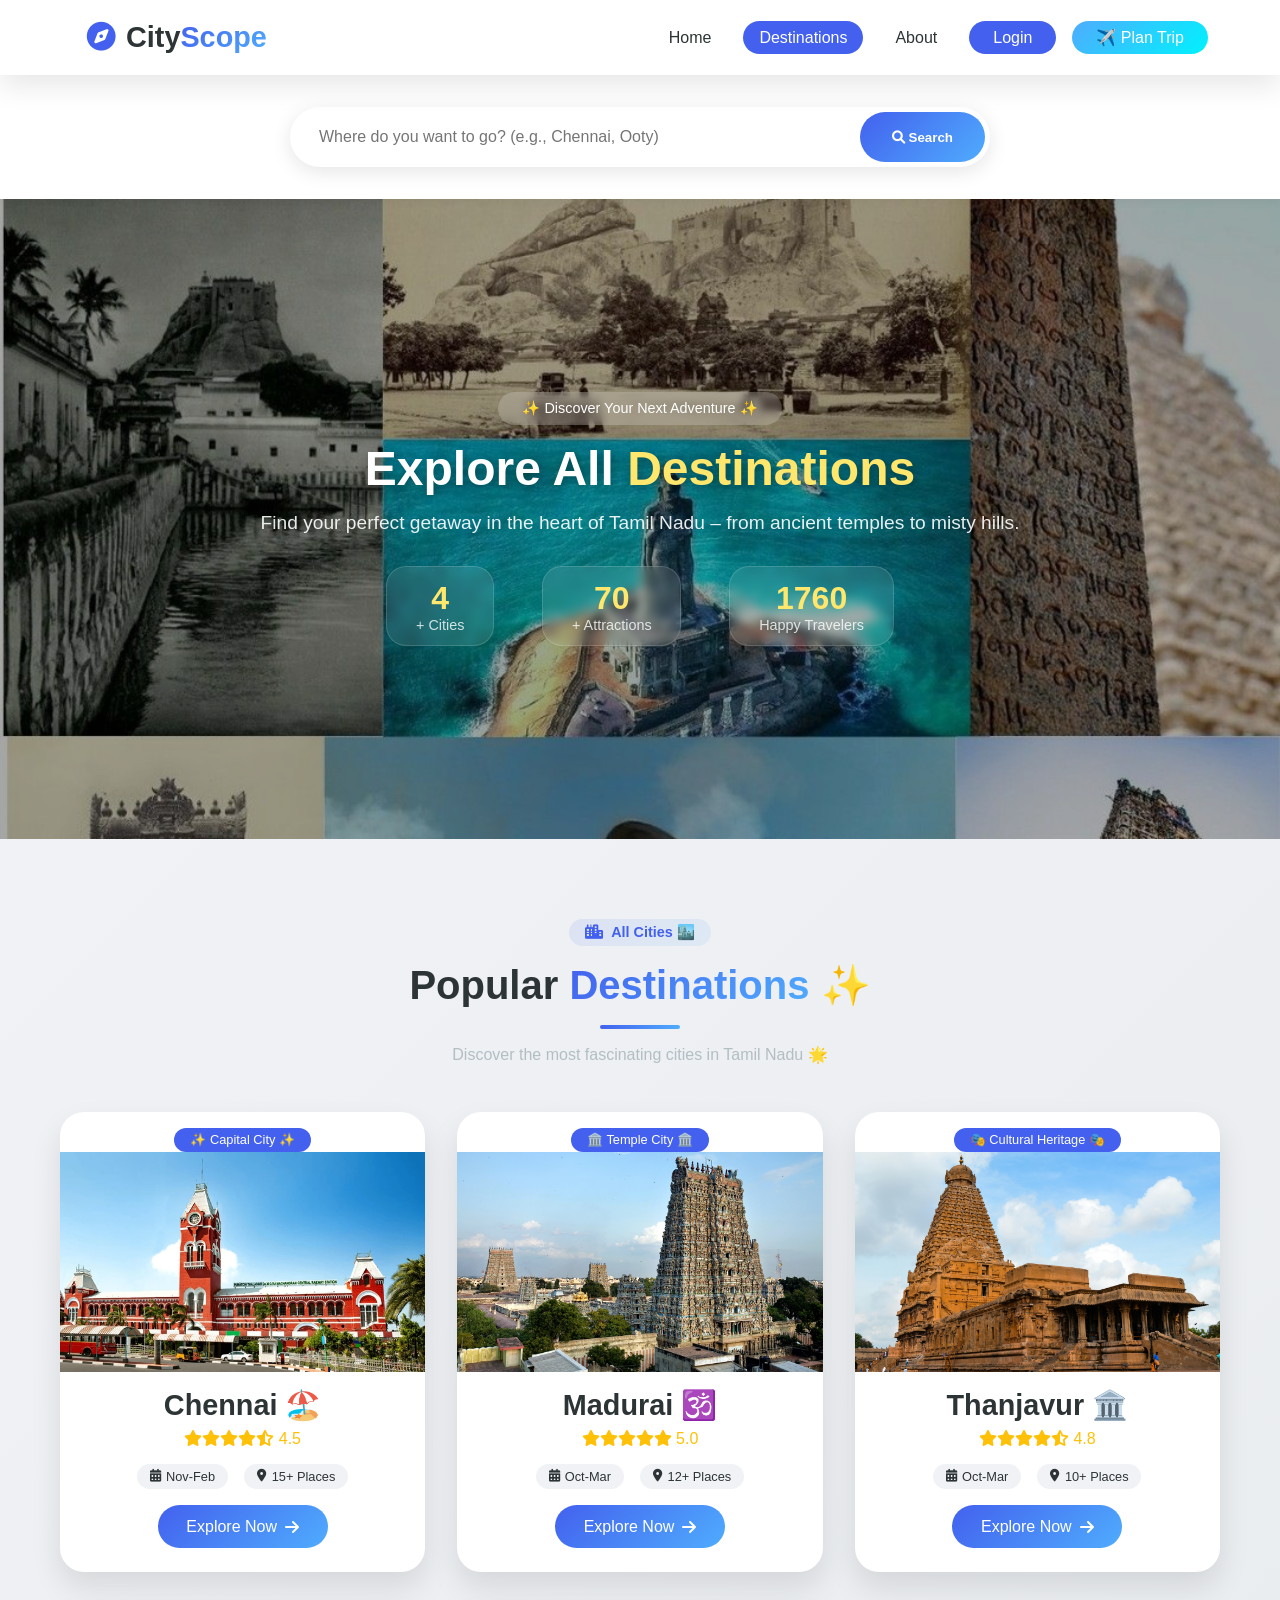
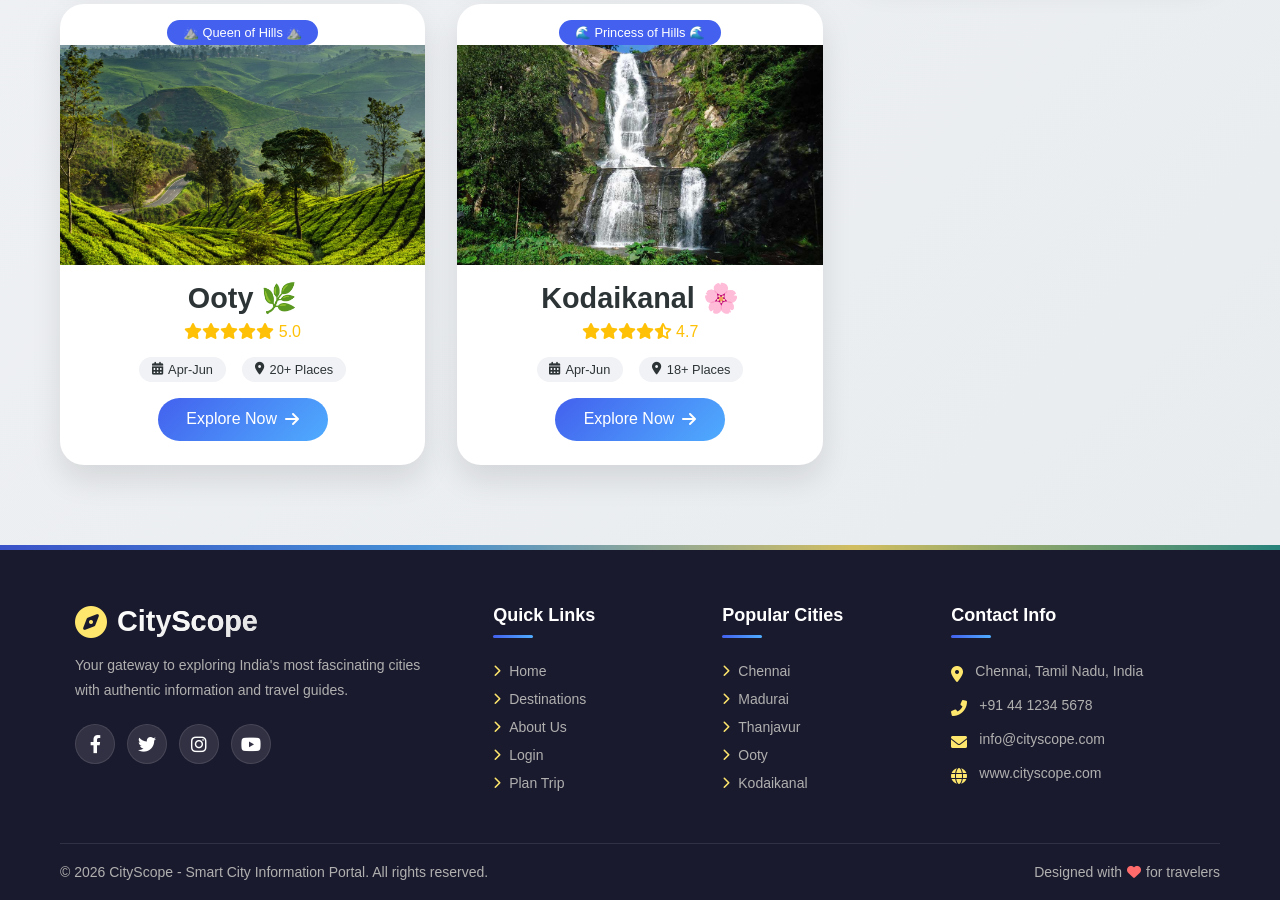
<file: destinations.html>
<!DOCTYPE html>
<html lang="en">
<head>
    <meta charset="UTF-8">
    <meta name="viewport" content="width=device-width, initial-scale=1.0">
    <title>CityScope - Destinations</title>
    <link rel="stylesheet" href="https://cdnjs.cloudflare.com/ajax/libs/font-awesome/6.0.0-beta3/css/all.min.css">
    <style>
        * {
            margin: 0;
            padding: 0;
            box-sizing: border-box;
        }

        :root {
            --primary: #4361ee;
            --primary-dark: #3a56d4;
            --secondary: #4facfe;
            --accent: #ffe66d;
            --dark: #2d3436;
            --light: #f9f9f9;
            --gray: #b2bec3;
            --shadow: 0 10px 30px rgba(0,0,0,0.1);
            --transition: all 0.3s ease;
        }

        body {
            font-family: 'Poppins', 'Segoe UI', sans-serif;
            background: var(--light);
            color: var(--dark);
            overflow-x: hidden;
        }

        .container {
            max-width: 1200px;
            margin: 0 auto;
            padding: 0 20px;
        }

        .main-nav {
            background: rgba(255,255,255,0.96);
            backdrop-filter: blur(8px);
            box-shadow: var(--shadow);
            position: sticky;
            top: 0;
            z-index: 1000;
        }
        .nav-container {
            max-width: 1200px;
            margin: 0 auto;
            display: flex;
            justify-content: space-between;
            align-items: center;
            padding: 1rem 2rem;
        }
        .logo {
            display: flex;
            align-items: center;
            gap: 10px;
            font-size: 1.8rem;
            font-weight: 700;
            padding: 5px 15px;
            border-radius: 40px;
            background: transparent;
        }
        .logo i {
            color: var(--primary);
            animation: spin 20s linear infinite;
        }
        @keyframes spin {
            from { transform: rotate(0deg); }
            to { transform: rotate(360deg); }
        }
        .logo-text {
            color: var(--dark);
        }
        .logo-highlight {
            background: linear-gradient(135deg, #4361ee, #4facfe);
            background-clip: text;
            -webkit-text-fill-color: transparent;
        }
        .nav-links {
            display: flex;
            gap: 1rem;
            list-style: none;
            align-items: center;
        }
        .nav-link {
            text-decoration: none;
            color: var(--dark);
            font-weight: 500;
            padding: 0.5rem 1rem;
            border-radius: 30px;
            transition: var(--transition);
        }
        .nav-link:hover, .nav-link.active {
            background: var(--primary);
            color: white;
        }
        .login-btn {
            background: var(--primary);
            color: white !important;
            padding: 0.5rem 1.5rem;
        }
        .plan-trip-header-btn {
            background: linear-gradient(135deg, #4facfe, #00f2fe);
            color: white !important;
            padding: 0.5rem 1.5rem;
            border-radius: 30px;
        }

        /* ---- Mobile menu (consistent with index & about) ---- */
        .mobile-menu {
            display: none;
            position: relative;
        }
        .mobile-menu-btn {
            font-size: 1.5rem;
            cursor: pointer;
            color: var(--dark);
            background: none;
            border: none;
            padding: 0.5rem;
            display: inline-block;
        }
        .mobile-menu-dropdown {
            position: absolute;
            top: calc(100% + 10px);
            right: 0;
            background: white;
            border-radius: 12px;
            box-shadow: var(--shadow);
            min-width: 200px;
            display: none;
            flex-direction: column;
            padding: 1rem;
            z-index: 1000;
        }
        .mobile-menu-dropdown.open {
            display: flex;
        }
        .mobile-link {
            padding: 0.5rem 0;
            text-align: center;
            display: block;
            color: var(--dark);
            text-decoration: none;
            transition: var(--transition);
        }
        .mobile-link:hover {
            background: var(--primary);
            color: white;
            border-radius: 8px;
            padding: 0.5rem;
        }
        .mobile-link.active {
            color: var(--primary);
            font-weight: 600;
        }
        .plan-trip-mobile {
            background: #ff6b6b !important;
            color: white !important;
            margin: 10px !important;
            border-radius: 30px !important;
            text-align: center;
        }

        @media (max-width: 768px) {
            .nav-links {
                display: none;
            }
            .mobile-menu {
                display: block;
            }
        }

        .search-section {
            background: white;
            padding: 2rem 0;
            box-shadow: 0 2px 10px rgba(0,0,0,0.05);
            position: relative;
            z-index: 10;
        }
        .search-container {
            max-width: 700px;
            margin: 0 auto;
            display: flex;
            gap: 10px;
            background: white;
            border-radius: 60px;
            box-shadow: 0 5px 20px rgba(0,0,0,0.1);
            padding: 5px;
        }
        .search-input {
            flex: 1;
            padding: 1rem 1.5rem;
            border: none;
            border-radius: 60px;
            font-size: 1rem;
            outline: none;
        }
        .search-btn {
            padding: 1rem 2rem;
            background: linear-gradient(135deg, var(--primary), var(--secondary));
            border: none;
            border-radius: 60px;
            color: white;
            font-weight: 600;
            cursor: pointer;
            transition: var(--transition);
        }
        .search-btn:hover {
            transform: scale(1.02);
            box-shadow: 0 5px 15px rgba(67,97,238,0.4);
        }

        /* === HERO WITH FULL COVER IMAGE (top part visible) === */
        .hero-section {
            position: relative;
            width: 100%;
            max-width: 1920px;
            height: 640px;
            margin: 0 auto;
            overflow: hidden;
            background-color: #1a1a2e; /* fallback */
            display: flex;
            align-items: center;
            justify-content: center;
        }

        .custom-banner {
            position: absolute;
            top: 0;
            left: 0;
            width: 100%;
            height: 100%;
            object-fit: cover;
            object-position: top center;
            display: block;
        }

        .hero-section::after {
            content: '';
            position: absolute;
            top: 0;
            left: 0;
            width: 100%;
            height: 100%;
            background: rgba(0, 0, 0, 0.35);
            z-index: 1;
        }

        .hero-content {
            position: absolute;
            z-index: 2;
            max-width: 800px;
            padding: 0 20px;
            text-align: center;
            color: white;
        }

        .hero-badge {
            display: inline-block;
            background: rgba(255,255,255,0.2);
            padding: 0.5rem 1.5rem;
            border-radius: 40px;
            font-size: 0.9rem;
            margin-bottom: 1rem;
            backdrop-filter: blur(4px);
        }
        .hero-title {
            font-size: 3rem;
            font-weight: 800;
            margin-bottom: 1rem;
            text-shadow: 2px 2px 10px rgba(0,0,0,0.3);
        }
        .hero-highlight {
            color: var(--accent);
        }
        .hero-subtitle {
            font-size: 1.2rem;
            margin-bottom: 2rem;
            opacity: 0.9;
        }
        .hero-stats {
            display: flex;
            justify-content: center;
            gap: 3rem;
            margin-top: 2rem;
        }
        .stat {
            text-align: center;
            background: rgba(255,255,255,0.1);
            padding: 0.8rem 1.8rem;
            border-radius: 20px;
            backdrop-filter: blur(4px);
            border: 1px solid rgba(255,255,255,0.15);
            transition: var(--transition);
        }
        .stat:hover {
            transform: translateY(-5px);
            background: rgba(255,255,255,0.2);
        }
        .stat-number {
            font-size: 2rem;
            font-weight: 700;
            color: var(--accent);
        }
        .stat-label {
            font-size: 0.9rem;
            opacity: 0.8;
        }
        @media (max-width: 768px) {
            .hero-title { font-size: 2.2rem; }
            .hero-stats { flex-wrap: wrap; gap: 1.5rem; }
            .stat { padding: 0.5rem 1rem; }
        }

        .destinations-section {
            padding: 5rem 0;
            background: linear-gradient(135deg, #f0f2f5, #e9ecef);
        }
        .section-header {
            text-align: center;
            margin-bottom: 3rem;
        }
        .section-badge {
            display: inline-flex;
            align-items: center;
            gap: 8px;
            background: linear-gradient(135deg, rgba(67,97,238,0.1), rgba(79,172,254,0.1));
            color: var(--primary);
            padding: 0.3rem 1rem;
            border-radius: 40px;
            font-size: 0.9rem;
            font-weight: 600;
            margin-bottom: 1rem;
        }
        .section-title {
            font-size: 2.5rem;
            margin-bottom: 0.5rem;
        }
        .highlight {
            background: linear-gradient(135deg, var(--primary), var(--secondary));
            background-clip: text;
            -webkit-text-fill-color: transparent;
        }
        .section-divider {
            width: 80px;
            height: 4px;
            background: linear-gradient(90deg, var(--primary), var(--secondary));
            margin: 1rem auto;
            border-radius: 2px;
        }
        .section-subtitle {
            color: var(--gray);
            max-width: 600px;
            margin: 0 auto;
            font-size: 1rem;
        }
        .destinations-grid {
            display: grid;
            grid-template-columns: repeat(auto-fit, minmax(300px, 1fr));
            gap: 2rem;
        }
        .destination-card {
            background: white;
            border-radius: 24px;
            overflow: hidden;
            box-shadow: 0 15px 30px rgba(0,0,0,0.1);
            transition: var(--transition);
            text-align: center;
        }
        .destination-card:hover {
            transform: translateY(-10px);
            box-shadow: 0 25px 40px rgba(0,0,0,0.15);
        }
        .card-badge {
            display: inline-flex;
            align-items: center;
            gap: 6px;
            background: var(--primary);
            color: white;
            padding: 0.3rem 1rem;
            border-radius: 40px;
            font-size: 0.8rem;
            margin-top: 1rem;
        }
        .card-icon-wrapper {
            width: 100%;
            height: 220px;
            overflow: hidden;
        }
        .card-image {
            width: 100%;
            height: 100%;
            object-fit: cover;
            transition: transform 0.4s;
        }
        .destination-card:hover .card-image {
            transform: scale(1.05);
        }
        .card-title {
            font-size: 1.8rem;
            margin: 1rem 0 0.5rem;
        }
        .card-rating {
            margin-bottom: 0.5rem;
            color: #ffc107;
        }
        .card-features {
            display: flex;
            justify-content: center;
            gap: 1rem;
            margin: 1rem 0;
        }
        .card-features span {
            background: #f1f2f6;
            padding: 0.3rem 0.8rem;
            border-radius: 30px;
            font-size: 0.8rem;
            display: inline-flex;
            align-items: center;
            gap: 5px;
        }
        .card-btn {
            display: inline-flex;
            align-items: center;
            gap: 8px;
            background: linear-gradient(135deg, var(--primary), var(--secondary));
            color: white;
            padding: 0.8rem 1.8rem;
            border-radius: 40px;
            text-decoration: none;
            margin-bottom: 1.5rem;
            transition: var(--transition);
        }
        .card-btn:hover {
            transform: translateX(5px);
        }

        .footer {
            background: #1a1a2e;
            color: #fff;
            padding: 60px 0 20px;
            position: relative;
            margin-top: 0;
            overflow: hidden;
        }
        .footer::before {
            content: '';
            position: absolute;
            top: 0;
            left: 0;
            right: 0;
            height: 5px;
            background: linear-gradient(90deg, var(--primary), var(--secondary), var(--accent), #2a9d8f);
            opacity: 0.8;
        }
        .footer .container {
            max-width: 1200px;
            margin: 0 auto;
            padding: 0 20px;
            position: relative;
            z-index: 1;
        }
        .footer-content {
            display: grid;
            grid-template-columns: 2fr 1fr 1fr 1.5fr;
            gap: 40px;
            margin-bottom: 40px;
        }
        .footer-section {
            padding: 0 15px;
        }
        .footer-logo {
            display: flex;
            align-items: center;
            gap: 10px;
            font-size: 1.8rem;
            font-weight: bold;
            margin-bottom: 15px;
        }
        .footer-logo i {
            color: var(--accent);
            font-size: 32px;
            animation: spin 20s linear infinite;
        }
        .footer-logo span {
            background: linear-gradient(135deg, #fff, #e0e0e0);
            background-clip: text;
            -webkit-text-fill-color: transparent;
        }
        .footer-description {
            color: #b0b0b0;
            line-height: 1.8;
            margin-bottom: 20px;
            font-size: 14px;
        }
        .footer-title {
            color: #fff;
            font-size: 18px;
            font-weight: 600;
            margin-bottom: 25px;
            position: relative;
            padding-bottom: 12px;
        }
        .footer-title::after {
            content: '';
            position: absolute;
            bottom: 0;
            left: 0;
            width: 40px;
            height: 3px;
            background: linear-gradient(90deg, var(--primary), var(--secondary));
            border-radius: 3px;
        }
        .footer-links {
            list-style: none;
            padding: 0;
        }
        .footer-links li {
            margin-bottom: 12px;
        }
        .footer-links a {
            color: #b0b0b0;
            text-decoration: none;
            transition: var(--transition);
            display: flex;
            align-items: center;
            gap: 8px;
            font-size: 14px;
        }
        .footer-links a i {
            font-size: 12px;
            color: var(--accent);
        }
        .footer-links a:hover {
            color: #fff;
            transform: translateX(5px);
        }
        .contact-info {
            list-style: none;
            padding: 0;
        }
        .contact-info li {
            display: flex;
            align-items: flex-start;
            gap: 12px;
            margin-bottom: 15px;
            color: #b0b0b0;
            font-size: 14px;
        }
        .contact-info li i {
            color: var(--accent);
            font-size: 16px;
            margin-top: 3px;
        }
        .contact-info a {
            color: #b0b0b0;
            text-decoration: none;
            transition: var(--transition);
        }
        .contact-info a:hover {
            color: var(--accent);
        }
        .social-links {
            display: flex;
            gap: 12px;
            margin-top: 20px;
        }
        .social-link {
            width: 40px;
            height: 40px;
            background: rgba(255, 255, 255, 0.1);
            border-radius: 50%;
            display: flex;
            align-items: center;
            justify-content: center;
            color: #fff;
            text-decoration: none;
            transition: var(--transition);
            font-size: 18px;
            border: 1px solid rgba(255, 255, 255, 0.1);
        }
        .social-link:hover {
            background: linear-gradient(135deg, var(--primary), var(--secondary));
            transform: translateY(-3px);
            box-shadow: 0 5px 15px rgba(0,0,0,0.3);
        }
        .footer-bottom {
            border-top: 1px solid rgba(255, 255, 255, 0.1);
            padding-top: 20px;
            display: flex;
            justify-content: space-between;
            align-items: center;
            flex-wrap: wrap;
            gap: 15px;
            font-size: 14px;
            color: #b0b0b0;
        }
        .footer-credit {
            display: flex;
            align-items: center;
            gap: 5px;
        }
        .footer-credit i {
            animation: heartbeat 1.5s ease-in-out infinite;
        }
        @keyframes heartbeat {
            0%, 100% { transform: scale(1); }
            50% { transform: scale(1.1); }
        }
        @media (max-width: 768px) {
            .footer-content {
                grid-template-columns: 1fr;
                gap: 30px;
            }
            .footer-section {
                text-align: center;
            }
            .footer-title::after {
                left: 50%;
                transform: translateX(-50%);
            }
            .footer-links a {
                justify-content: center;
            }
            .contact-info li {
                justify-content: center;
            }
            .social-links {
                justify-content: center;
            }
            .footer-bottom {
                flex-direction: column;
                text-align: center;
            }
        }

        .back-to-top {
            position: fixed;
            bottom: 20px;
            right: 20px;
            background: var(--primary);
            color: white;
            width: 45px;
            height: 45px;
            border-radius: 50%;
            display: flex;
            align-items: center;
            justify-content: center;
            opacity: 0;
            visibility: hidden;
            transition: var(--transition);
            z-index: 999;
        }
        .back-to-top.visible {
            opacity: 1;
            visibility: visible;
        }
        .back-to-top:hover {
            background: var(--secondary);
            transform: translateY(-3px);
        }
    </style>
</head>
<body>

    <nav class="main-nav">
        <div class="nav-container">
            <div class="logo">
                <i class="fas fa-compass"></i>
                <span class="logo-text">City<span class="logo-highlight">Scope</span></span>
            </div>
            <ul class="nav-links">
                <li><a href="index.html" class="nav-link">Home</a></li>
                <li><a href="destinations.html" class="nav-link active">Destinations</a></li>
                <li><a href="about.html" class="nav-link">About</a></li>
                <li><a href="login.html" class="nav-link login-btn">Login</a></li>
                <li><a href="plan-trip.html" class="nav-link plan-trip-header-btn">✈️ Plan Trip</a></li>
            </ul>
            <div class="mobile-menu">
                <button class="mobile-menu-btn" id="mobileMenuToggle" aria-label="Toggle navigation">
                    <i class="fas fa-bars"></i>
                </button>
                <div class="mobile-menu-dropdown" id="mobileMenuDropdown">
                    <a href="index.html" class="mobile-link">Home</a>
                    <a href="destinations.html" class="mobile-link active">Destinations</a>
                    <a href="about.html" class="mobile-link">About</a>
                    <a href="login.html" class="mobile-link">Login</a>
                    <a href="plan-trip.html" class="mobile-link plan-trip-mobile">✈️ Plan Trip</a>
                </div>
            </div>
        </div>
    </nav>

    <section class="search-section">
        <div class="container">
            <div class="search-container">
                <input type="text" class="search-input" placeholder="Where do you want to go? (e.g., Chennai, Ooty)">
                <button class="search-btn"><i class="fas fa-search"></i> Search</button>
            </div>
        </div>
    </section>

    <!-- ===== HERO WITH FULL COVER IMAGE (top part visible) ===== -->
    <section class="hero-section">
        <img src="images/destination.jpg" alt="Tamil Nadu Destinations" class="custom-banner">
        <div class="hero-content">
            <span class="hero-badge">✨ Discover Your Next Adventure ✨</span>
            <h1 class="hero-title">Explore All <span class="hero-highlight">Destinations</span></h1>
            <p class="hero-subtitle">Find your perfect getaway in the heart of Tamil Nadu – from ancient temples to misty hills.</p>
            <div class="hero-stats">
                <div class="stat"><div class="stat-number" data-count="5">0</div><div class="stat-label">+ Cities</div></div>
                <div class="stat"><div class="stat-number" data-count="80">0</div><div class="stat-label">+ Attractions</div></div>
                <div class="stat"><div class="stat-number" data-count="2000">0</div><div class="stat-label">Happy Travelers</div></div>
            </div>
        </div>
    </section>

    <section class="destinations-section">
        <div class="container">
            <div class="section-header">
                <span class="section-badge"><i class="fas fa-city"></i> All Cities 🏙️</span>
                <h2 class="section-title">Popular <span class="highlight">Destinations</span> ✨</h2>
                <div class="section-divider"></div>
                <p class="section-subtitle">Discover the most fascinating cities in Tamil Nadu 🌟</p>
            </div>
            <div class="destinations-grid">
                <div class="destination-card">
                    <div class="card-badge">✨ Capital City ✨</div>
                    <div class="card-icon-wrapper"><img src="images/chennai.webp" alt="Chennai" class="card-image"></div>
                    <h3 class="card-title">Chennai 🏖️</h3>
                    <div class="card-rating"><i class="fas fa-star"></i><i class="fas fa-star"></i><i class="fas fa-star"></i><i class="fas fa-star"></i><i class="fas fa-star-half-alt"></i> 4.5</div>
                    <div class="card-features"><span><i class="fas fa-calendar-alt"></i> Nov-Feb</span><span><i class="fas fa-map-marker-alt"></i> 15+ Places</span></div>
                    <a href="chennai.html" class="card-btn">Explore Now <i class="fas fa-arrow-right"></i></a>
                </div>
                <div class="destination-card">
                    <div class="card-badge">🏛️ Temple City 🏛️</div>
                    <div class="card-icon-wrapper"><img src="images/Madurai tem.jpeg" alt="Madurai" class="card-image"></div>
                    <h3 class="card-title">Madurai 🕉️</h3>
                    <div class="card-rating"><i class="fas fa-star"></i><i class="fas fa-star"></i><i class="fas fa-star"></i><i class="fas fa-star"></i><i class="fas fa-star"></i> 5.0</div>
                    <div class="card-features"><span><i class="fas fa-calendar-alt"></i> Oct-Mar</span><span><i class="fas fa-map-marker-alt"></i> 12+ Places</span></div>
                    <a href="madurai.html" class="card-btn">Explore Now <i class="fas fa-arrow-right"></i></a>
                </div>
                <div class="destination-card">
                    <div class="card-badge">🎭 Cultural Heritage 🎭</div>
                    <div class="card-icon-wrapper"><img src="images/thanjavur.jpeg" alt="Thanjavur" class="card-image"></div>
                    <h3 class="card-title">Thanjavur 🏛️</h3>
                    <div class="card-rating"><i class="fas fa-star"></i><i class="fas fa-star"></i><i class="fas fa-star"></i><i class="fas fa-star"></i><i class="fas fa-star-half-alt"></i> 4.8</div>
                    <div class="card-features"><span><i class="fas fa-calendar-alt"></i> Oct-Mar</span><span><i class="fas fa-map-marker-alt"></i> 10+ Places</span></div>
                    <a href="thanjavur.html" class="card-btn">Explore Now <i class="fas fa-arrow-right"></i></a>
                </div>
                <div class="destination-card">
                    <div class="card-badge">⛰️ Queen of Hills ⛰️</div>
                    <div class="card-icon-wrapper"><img src="images/ooty.webp" alt="Ooty" class="card-image"></div>
                    <h3 class="card-title">Ooty 🌿</h3>
                    <div class="card-rating"><i class="fas fa-star"></i><i class="fas fa-star"></i><i class="fas fa-star"></i><i class="fas fa-star"></i><i class="fas fa-star"></i> 5.0</div>
                    <div class="card-features"><span><i class="fas fa-calendar-alt"></i> Apr-Jun</span><span><i class="fas fa-map-marker-alt"></i> 20+ Places</span></div>
                    <a href="ooty.html" class="card-btn">Explore Now <i class="fas fa-arrow-right"></i></a>
                </div>
                <div class="destination-card">
                    <div class="card-badge">🌊 Princess of Hills 🌊</div>
                    <div class="card-icon-wrapper"><img src="images/kodaikanal.jpg" alt="Kodaikanal" class="card-image"></div>
                    <h3 class="card-title">Kodaikanal 🌸</h3>
                    <div class="card-rating"><i class="fas fa-star"></i><i class="fas fa-star"></i><i class="fas fa-star"></i><i class="fas fa-star"></i><i class="fas fa-star-half-alt"></i> 4.7</div>
                    <div class="card-features"><span><i class="fas fa-calendar-alt"></i> Apr-Jun</span><span><i class="fas fa-map-marker-alt"></i> 18+ Places</span></div>
                    <a href="kodaikanal.html" class="card-btn">Explore Now <i class="fas fa-arrow-right"></i></a>
                </div>
            </div>
        </div>
    </section>

    <footer class="footer" id="contact">
        <div class="container">
            <div class="footer-content">
                <div class="footer-section">
                    <div class="footer-logo">
                        <i class="fas fa-compass"></i>
                        <span>City<span class="logo-highlight">Scope</span></span>
                    </div>
                    <p class="footer-description">Your gateway to exploring India's most fascinating cities with authentic information and travel guides.</p>
                    <div class="social-links">
                        <a href="#" class="social-link" target="_blank"><i class="fab fa-facebook-f"></i></a>
                        <a href="#" class="social-link" target="_blank"><i class="fab fa-twitter"></i></a>
                        <a href="#" class="social-link" target="_blank"><i class="fab fa-instagram"></i></a>
                        <a href="#" class="social-link" target="_blank"><i class="fab fa-youtube"></i></a>
                    </div>
                </div>

                <div class="footer-section">
                    <h4 class="footer-title">Quick Links</h4>
                    <ul class="footer-links">
                        <li><a href="index.html"><i class="fas fa-chevron-right"></i> Home</a></li>
                        <li><a href="destinations.html"><i class="fas fa-chevron-right"></i> Destinations</a></li>
                        <li><a href="about.html"><i class="fas fa-chevron-right"></i> About Us</a></li>
                        <li><a href="login.html"><i class="fas fa-chevron-right"></i> Login</a></li>
                        <li><a href="plan-trip.html"><i class="fas fa-chevron-right"></i> Plan Trip</a></li>
                    </ul>
                </div>

                <div class="footer-section">
                    <h4 class="footer-title">Popular Cities</h4>
                    <ul class="footer-links">
                        <li><a href="chennai.html"><i class="fas fa-chevron-right"></i> Chennai</a></li>
                        <li><a href="madurai.html"><i class="fas fa-chevron-right"></i> Madurai</a></li>
                        <li><a href="thanjavur.html"><i class="fas fa-chevron-right"></i> Thanjavur</a></li>
                        <li><a href="ooty.html"><i class="fas fa-chevron-right"></i> Ooty</a></li>
                        <li><a href="kodaikanal.html"><i class="fas fa-chevron-right"></i> Kodaikanal</a></li>
                    </ul>
                </div>

                <div class="footer-section">
                    <h4 class="footer-title">Contact Info</h4>
                    <ul class="contact-info">
                        <li><i class="fas fa-map-marker-alt"></i> Chennai, Tamil Nadu, India</li>
                        <li><i class="fas fa-phone-alt"></i> +91 44 1234 5678</li>
                        <li><i class="fas fa-envelope"></i> <a href="mailto:info@cityscope.com">info@cityscope.com</a></li>
                        <li><i class="fas fa-globe"></i> www.cityscope.com</li>
                    </ul>
                </div>
            </div>

            <div class="footer-bottom">
                <p>&copy; 2026 CityScope - Smart City Information Portal. All rights reserved.</p>
                <p class="footer-credit">Designed with <i class="fas fa-heart" style="color: #ff6b6b;"></i> for travelers</p>
            </div>
        </div>
    </footer>

    <a href="#" class="back-to-top"><i class="fas fa-arrow-up"></i></a>

    <script>
        document.addEventListener('DOMContentLoaded', () => {
            const stats = document.querySelectorAll('.stat-number');
            const animateNumbers = () => {
                stats.forEach(stat => {
                    const target = parseInt(stat.getAttribute('data-count'));
                    let current = 0;
                    const increment = target / 50;
                    const update = setInterval(() => {
                        current += increment;
                        if (current >= target) {
                            stat.innerText = target;
                            clearInterval(update);
                        } else {
                            stat.innerText = Math.floor(current);
                        }
                    }, 30);
                });
            };
            const observer = new IntersectionObserver((entries) => {
                entries.forEach(entry => {
                    if (entry.isIntersecting) {
                        animateNumbers();
                        observer.disconnect();
                    }
                });
            }, { threshold: 0.5 });
            if (stats.length) observer.observe(stats[0]);

            const searchBtn = document.querySelector('.search-btn');
            const searchInput = document.querySelector('.search-input');
            const redirectToCity = (cityName) => {
                const cityMap = {
                    'chennai': 'chennai.html',
                    'madurai': 'madurai.html',
                    'ooty': 'ooty.html',
                    'kodaikanal': 'kodaikanal.html',
                    'thanjavur': 'thanjavur.html'
                };
                const key = cityName.toLowerCase().trim();
                if (cityMap[key]) window.location.href = cityMap[key];
                else alert(`"${cityName}" not found. Try Chennai, Madurai, Ooty, etc.`);
            };
            searchBtn?.addEventListener('click', () => {
                const query = searchInput.value.trim();
                if (query) redirectToCity(query);
            });
            searchInput?.addEventListener('keypress', (e) => {
                if (e.key === 'Enter') {
                    const query = searchInput.value.trim();
                    if (query) redirectToCity(query);
                }
            });

            const backBtn = document.querySelector('.back-to-top');
            window.addEventListener('scroll', () => {
                if (window.scrollY > 300) backBtn.classList.add('visible');
                else backBtn.classList.remove('visible');
            });
            backBtn?.addEventListener('click', (e) => {
                e.preventDefault();
                window.scrollTo({ top: 0, behavior: 'smooth' });
            });

            // ===== MOBILE MENU TOGGLE (consistent with index & about) =====
            const menuToggleBtn = document.getElementById('mobileMenuToggle');
            const menuDropdown = document.getElementById('mobileMenuDropdown');

            if (menuToggleBtn && menuDropdown) {
                menuToggleBtn.addEventListener('click', function(e) {
                    e.stopPropagation();
                    menuDropdown.classList.toggle('open');
                });

                document.addEventListener('click', function(e) {
                    if (!menuToggleBtn.contains(e.target) && !menuDropdown.contains(e.target)) {
                        menuDropdown.classList.remove('open');
                    }
                });

                const mobileLinks = menuDropdown.querySelectorAll('.mobile-link');
                mobileLinks.forEach(link => {
                    link.addEventListener('click', () => {
                        menuDropdown.classList.remove('open');
                    });
                });
            }
        });
    </script>
</body>
</html>
</file>
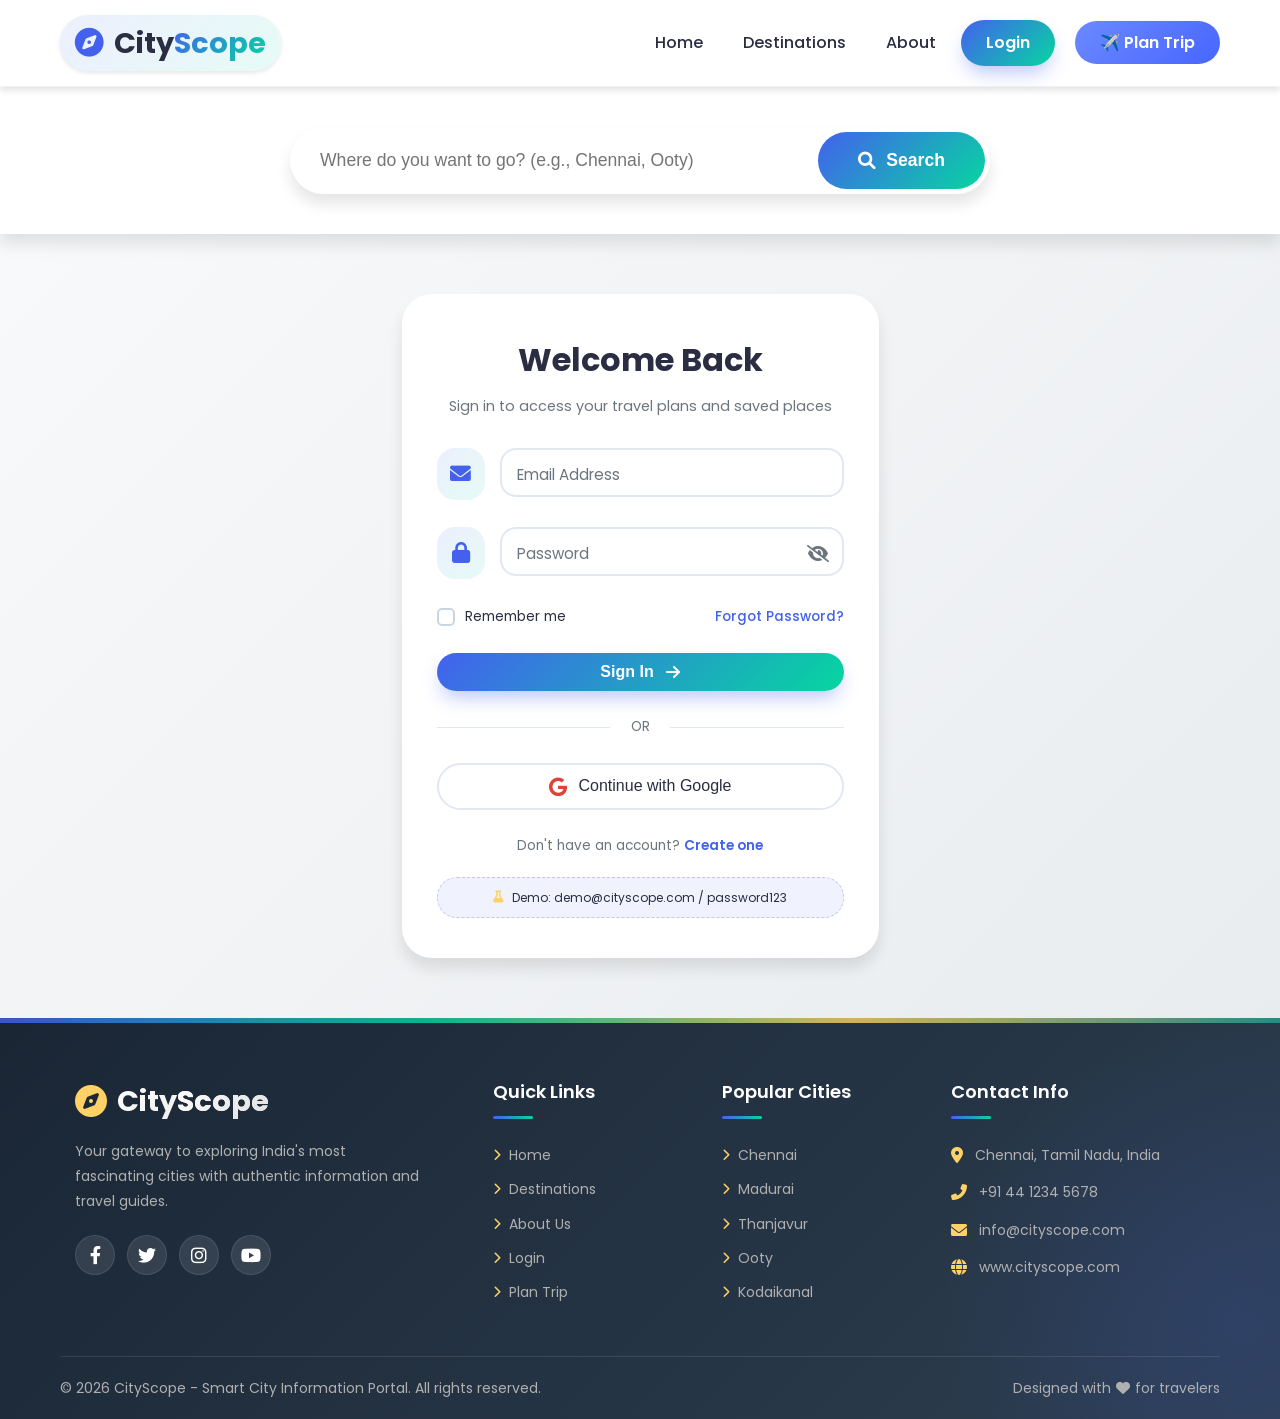
<file: login.html>
<!DOCTYPE html>
<html lang="en">
<head>
    <meta charset="UTF-8">
    <meta name="viewport" content="width=device-width, initial-scale=1.0">
    <title>CityScope - Login | Smart City Guide</title>
    <link rel="stylesheet" href="https://cdnjs.cloudflare.com/ajax/libs/font-awesome/6.0.0-beta3/css/all.min.css">
    <link href="https://fonts.googleapis.com/css2?family=Poppins:wght@300;400;500;600;700;800&display=swap" rel="stylesheet">
    <link rel="stylesheet" href="css/login.css">
    <style>
        /* ---- Mobile menu overrides (ensures dropdown works) ---- */
        .mobile-menu {
            display: none;
            position: relative;
        }
        .mobile-menu-btn {
            font-size: 1.5rem;
            cursor: pointer;
            color: var(--dark-color);
            background: none;
            border: none;
            padding: 0.5rem;
            display: inline-block;
        }
        .mobile-menu-dropdown {
            position: absolute;
            top: calc(100% + 10px);
            right: 0;
            background: white;
            border-radius: 12px;
            box-shadow: 0 10px 30px rgba(0,0,0,0.15);
            min-width: 200px;
            display: none;
            flex-direction: column;
            padding: 1rem;
            z-index: 1000;
        }
        .mobile-menu-dropdown.open {
            display: flex;
        }
        .mobile-link {
            padding: 0.5rem 0;
            text-align: center;
            display: block;
            color: var(--dark-color);
            text-decoration: none;
            transition: all 0.3s ease;
        }
        .mobile-link:hover {
            background: var(--primary-color);
            color: white;
            border-radius: 8px;
            padding: 0.5rem;
        }
        .mobile-link.active {
            color: var(--primary-color);
            font-weight: 600;
        }
        .plan-trip-mobile {
            background: #ff6b6b !important;
            color: white !important;
            margin: 10px !important;
            border-radius: 30px !important;
            text-align: center;
        }

        @media (max-width: 768px) {
            .nav-links {
                display: none;
            }
            .mobile-menu {
                display: block;
            }
        }
    </style>
</head>
<body>

    <!-- Navigation (updated with JS toggle) -->
    <nav class="main-nav">
        <div class="nav-container">
            <div class="logo">
                <i class="fas fa-compass"></i>
                <span class="logo-text">City<span class="logo-highlight">Scope</span></span>
            </div>
            <ul class="nav-links">
                <li><a href="index.html" class="nav-link">Home</a></li>
                <li><a href="destinations.html" class="nav-link">Destinations</a></li>
                <li><a href="about.html" class="nav-link">About</a></li>
                <li><a href="login.html" class="nav-link active login-btn">Login</a></li>
                <li><a href="plan-trip.html" class="nav-link plan-trip-header-btn">✈️ Plan Trip</a></li>
            </ul>
            <div class="mobile-menu">
                <button class="mobile-menu-btn" id="mobileMenuToggle" aria-label="Toggle navigation">
                    <i class="fas fa-bars"></i>
                </button>
                <div class="mobile-menu-dropdown" id="mobileMenuDropdown">
                    <a href="index.html" class="mobile-link">Home</a>
                    <a href="destinations.html" class="mobile-link">Destinations</a>
                    <a href="about.html" class="mobile-link">About</a>
                    <a href="login.html" class="mobile-link active">Login</a>
                    <a href="plan-trip.html" class="mobile-link plan-trip-mobile">✈️ Plan Trip</a>
                </div>
            </div>
        </div>
    </nav>

    <!-- Search Section -->
    <section class="search-section">
        <div class="container">
            <div class="search-container">
                <input type="text" class="search-input" placeholder="Where do you want to go? (e.g., Chennai, Ooty)">
                <button class="search-btn"><i class="fas fa-search"></i> Search</button>
            </div>
        </div>
    </section>

    <!-- Login Hero / Card Section -->
    <section class="login-hero">
        <div class="container">
            <div class="login-card-wrapper">
                <div class="login-card">
                    <div class="login-header">
                        <h2>Welcome Back</h2>
                        <p>Sign in to access your travel plans and saved places</p>
                    </div>

                    <form id="loginForm" class="login-form" novalidate>
                        <!-- Email -->
                        <div class="input-group">
                            <div class="input-icon"><i class="fas fa-envelope"></i></div>
                            <div class="input-field">
                                <input type="email" id="email" placeholder=" " required>
                                <label>Email Address</label>
                                <span class="error-message" id="emailError"></span>
                            </div>
                        </div>

                        <!-- Password -->
                        <div class="input-group">
                            <div class="input-icon"><i class="fas fa-lock"></i></div>
                            <div class="input-field">
                                <input type="password" id="password" placeholder=" " required>
                                <label>Password</label>
                                <i class="fas fa-eye-slash toggle-password" id="togglePassword"></i>
                                <span class="error-message" id="passwordError"></span>
                            </div>
                        </div>

                        <!-- Remember me & Forgot -->
                        <div class="form-options">
                            <label class="checkbox-label">
                                <input type="checkbox" id="remember">
                                <span class="checkmark"></span>
                                Remember me
                            </label>
                            <a href="#" class="forgot-link">Forgot Password?</a>
                        </div>

                        <!-- Login Button -->
                        <button type="submit" class="login-btn" id="loginBtn">
                            <span>Sign In</span>
                            <i class="fas fa-arrow-right"></i>
                        </button>

                        <!-- Divider -->
                        <div class="divider">OR</div>

                        <!-- Continue with Google -->
                        <button type="button" class="google-btn" id="googleBtn">
                            <i class="fab fa-google"></i>
                            Continue with Google
                        </button>

                        <!-- Sign up link -->
                        <div class="signup-prompt">
                            Don't have an account? <a href="signup.html">Create one</a>
                        </div>
                    </form>

                    <!-- Demo hint -->
                    <div class="demo-hint">
                        <i class="fas fa-flask"></i> Demo: demo@cityscope.com / password123
                    </div>
                </div>
            </div>
        </div>
    </section>

    <!-- Footer -->
    <footer class="footer">
        <div class="container">
            <div class="footer-content">
                <div class="footer-section">
                    <div class="footer-logo">
                        <i class="fas fa-compass"></i>
                        <span>City<span class="logo-highlight">Scope</span></span>
                    </div>
                    <p class="footer-description">Your gateway to exploring India's most fascinating cities with authentic information and travel guides.</p>
                    <div class="social-links">
                        <a href="#" class="social-link"><i class="fab fa-facebook-f"></i></a>
                        <a href="#" class="social-link"><i class="fab fa-twitter"></i></a>
                        <a href="#" class="social-link"><i class="fab fa-instagram"></i></a>
                        <a href="#" class="social-link"><i class="fab fa-youtube"></i></a>
                    </div>
                </div>
                <div class="footer-section">
                    <h4 class="footer-title">Quick Links</h4>
                    <ul class="footer-links">
                        <li><a href="index.html"><i class="fas fa-chevron-right"></i> Home</a></li>
                        <li><a href="destinations.html"><i class="fas fa-chevron-right"></i> Destinations</a></li>
                        <li><a href="about.html"><i class="fas fa-chevron-right"></i> About Us</a></li>
                        <li><a href="login.html"><i class="fas fa-chevron-right"></i> Login</a></li>
                        <li><a href="plan-trip.html"><i class="fas fa-chevron-right"></i> Plan Trip</a></li>
                    </ul>
                </div>
                <div class="footer-section">
                    <h4 class="footer-title">Popular Cities</h4>
                    <ul class="footer-links">
                        <li><a href="chennai.html"><i class="fas fa-chevron-right"></i> Chennai</a></li>
                        <li><a href="madurai.html"><i class="fas fa-chevron-right"></i> Madurai</a></li>
                        <li><a href="thanjavur.html"><i class="fas fa-chevron-right"></i> Thanjavur</a></li>
                        <li><a href="ooty.html"><i class="fas fa-chevron-right"></i> Ooty</a></li>
                        <li><a href="kodaikanal.html"><i class="fas fa-chevron-right"></i> Kodaikanal</a></li>
                    </ul>
                </div>
                <div class="footer-section">
                    <h4 class="footer-title">Contact Info</h4>
                    <ul class="contact-info">
                        <li><i class="fas fa-map-marker-alt"></i> Chennai, Tamil Nadu, India</li>
                        <li><i class="fas fa-phone-alt"></i> +91 44 1234 5678</li>
                        <li><i class="fas fa-envelope"></i> <a href="mailto:info@cityscope.com">info@cityscope.com</a></li>
                        <li><i class="fas fa-globe"></i> www.cityscope.com</li>
                    </ul>
                </div>
            </div>
            <div class="footer-bottom">
                <p>&copy; 2026 CityScope - Smart City Information Portal. All rights reserved.</p>
                <p class="footer-credit">Designed with <i class="fas fa-heart"></i> for travelers</p>
            </div>
        </div>
    </footer>

    <a href="#" class="back-to-top" id="backToTop"><i class="fas fa-arrow-up"></i></a>

    <script src="JS/login.js"></script>
    <script>
        // ===== MOBILE MENU TOGGLE (consistent with other pages) =====
        (function() {
            const menuToggle = document.getElementById('mobileMenuToggle');
            const menuDropdown = document.getElementById('mobileMenuDropdown');

            if (menuToggle && menuDropdown) {
                menuToggle.addEventListener('click', function(e) {
                    e.stopPropagation();
                    menuDropdown.classList.toggle('open');
                });

                document.addEventListener('click', function(e) {
                    if (!menuToggle.contains(e.target) && !menuDropdown.contains(e.target)) {
                        menuDropdown.classList.remove('open');
                    }
                });

                const mobileLinks = menuDropdown.querySelectorAll('.mobile-link');
                mobileLinks.forEach(function(link) {
                    link.addEventListener('click', function() {
                        menuDropdown.classList.remove('open');
                    });
                });
            }
        })();
    </script>
</body>
</html>
</file>
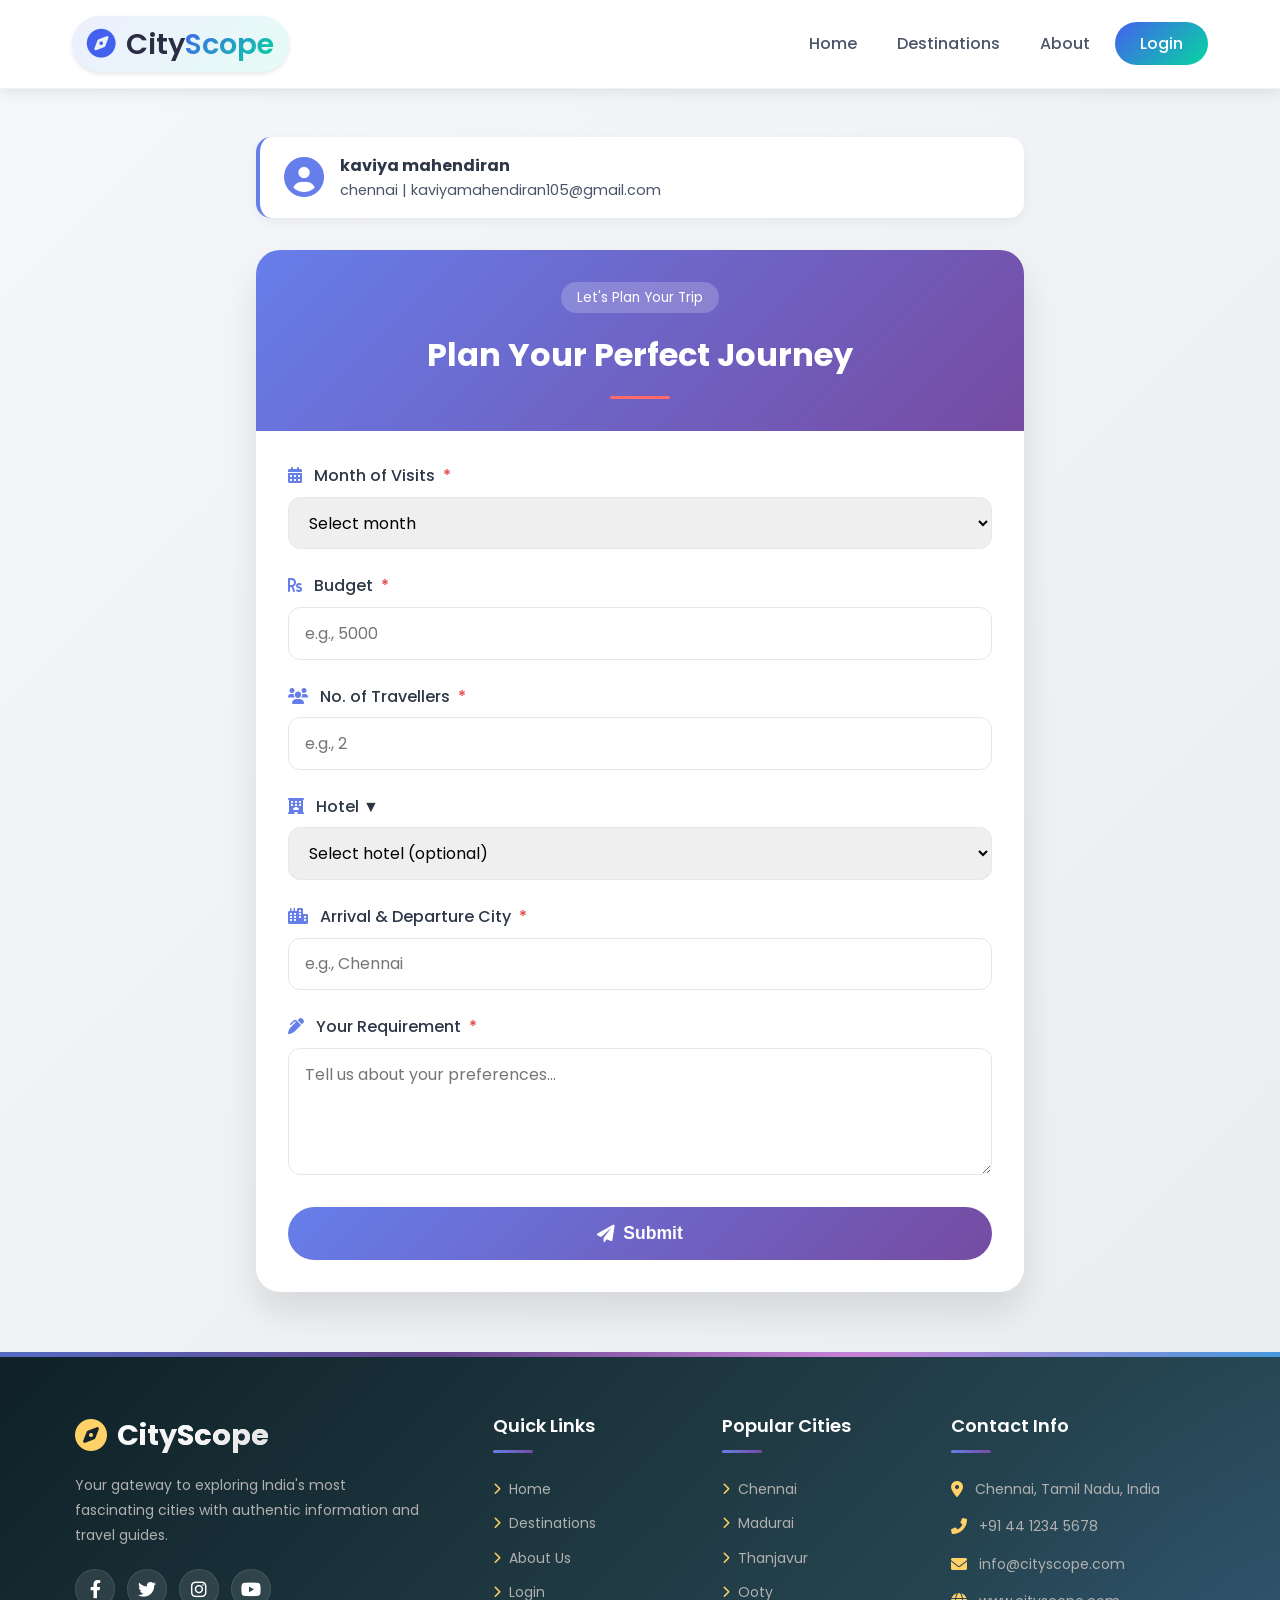
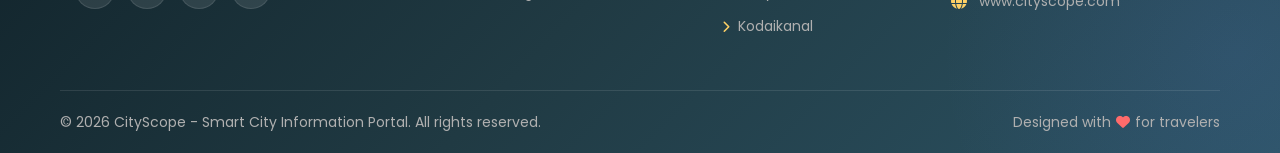
<file: plan-trip.html>
<!DOCTYPE html>
<html lang="en">
<head>
    <meta charset="UTF-8">
    <meta name="viewport" content="width=device-width, initial-scale=1.0">
    <title>CityScope - Plan Your Trip</title>
    <!-- Font Awesome icons -->
    <link rel="stylesheet" href="https://cdnjs.cloudflare.com/ajax/libs/font-awesome/6.0.0/css/all.min.css">
    <!-- Your custom CSS -->
    <link rel="stylesheet" href="css/plan_trip.css">
</head>
<body>

    <!-- Navigation Bar (logo style updated) -->
    <nav class="main-nav">
        <div class="nav-container">
            <div class="logo">
                <i class="fas fa-compass"></i>
                <span class="logo-text">City<span class="logo-highlight">Scope</span></span>
            </div>
            <ul class="nav-links">
                <li class="nav-item"><a href="index.html" class="nav-link">Home</a></li>
                <li class="nav-item"><a href="destinations.html" class="nav-link">Destinations</a></li>
                <li class="nav-item"><a href="about.html" class="nav-link">About</a></li>
                <li class="nav-item"><a href="login.html" class="nav-link login-btn">Login</a></li>
            </ul>
            <div class="mobile-menu">
                <input type="checkbox" id="menu-toggle" class="menu-toggle">
                <label for="menu-toggle" class="mobile-menu-btn"><i class="fas fa-bars"></i></label>
                <div class="mobile-menu-dropdown">
                    <a href="index.html" class="mobile-link">Home</a>
                    <a href="destinations.html" class="mobile-link">Destinations</a>
                    <a href="about.html" class="mobile-link">About</a>
                    <a href="login.html" class="mobile-link login-mobile">Login</a>
                </div>
            </div>
        </div>
    </nav>

    <main>
        <div class="trip-container">
            <!-- User info bar -->
            <div class="user-info">
                <i class="fas fa-user-circle"></i>
                <div class="user-details">
                    <strong>kaviya mahendiran</strong><br>
                    chennai | kaviyamahendiran105@gmail.com
                </div>
            </div>

            <div class="trip-card">
                <div class="trip-header">
                    <span class="trip-badge">Let's Plan Your Trip</span>
                    <h1>Plan Your Perfect Journey</h1>
                    <div class="title-underline"></div>
                </div>

                <form id="tripForm" class="trip-form">
                    <!-- Month of Visit -->
                    <div class="form-group">
                        <label for="month" class="form-label">
                            <i class="fas fa-calendar-alt"></i> Month of Visits <span class="required">*</span>
                        </label>
                        <select id="month" name="month" class="form-input">
                            <option value="">Select month</option>
                            <option value="January">January</option>
                            <option value="February">February</option>
                            <option value="March">March</option>
                            <option value="April">April</option>
                            <option value="May">May</option>
                            <option value="June">June</option>
                            <option value="July">July</option>
                            <option value="August">August</option>
                            <option value="September">September</option>
                            <option value="October">October</option>
                            <option value="November">November</option>
                            <option value="December">December</option>
                        </select>
                        <div class="error-msg" id="monthError"></div>
                    </div>

                    <!-- Budget -->
                    <div class="form-group">
                        <label for="budget" class="form-label">
                            <i class="fas fa-rupee-sign"></i> Budget <span class="required">*</span>
                        </label>
                        <input type="number" id="budget" name="budget" class="form-input" step="1" min="1" placeholder="e.g., 5000">
                        <div class="error-msg" id="budgetError"></div>
                    </div>

                    <!-- Number of Travellers -->
                    <div class="form-group">
                        <label for="travellers" class="form-label">
                            <i class="fas fa-users"></i> No. of Travellers <span class="required">*</span>
                        </label>
                        <input type="number" id="travellers" name="travellers" class="form-input" min="1" placeholder="e.g., 2">
                        <div class="error-msg" id="travellersError"></div>
                    </div>

                    <!-- Hotel (optional) -->
                    <div class="form-group">
                        <label for="hotel" class="form-label">
                            <i class="fas fa-hotel"></i> Hotel ▼
                        </label>
                        <select id="hotel" name="hotel" class="form-input">
                            <option value="">Select hotel (optional)</option>
                            <option value="Budget">Budget</option>
                            <option value="Standard">Standard</option>
                            <option value="Luxury">Luxury</option>
                        </select>
                        <div class="error-msg" id="hotelError"></div>
                    </div>

                    <!-- Arrival & Departure City -->
                    <div class="form-group">
                        <label for="city" class="form-label">
                            <i class="fas fa-city"></i> Arrival & Departure City <span class="required">*</span>
                        </label>
                        <input type="text" id="city" name="city" class="form-input" placeholder="e.g., Chennai">
                        <div class="error-msg" id="cityError"></div>
                    </div>

                    <!-- Your Requirement -->
                    <div class="form-group">
                        <label for="requirement" class="form-label">
                            <i class="fas fa-pen-alt"></i> Your Requirement <span class="required">*</span>
                        </label>
                        <textarea id="requirement" name="requirement" rows="4" class="form-input" placeholder="Tell us about your preferences..."></textarea>
                        <div class="error-msg" id="requirementError"></div>
                    </div>

                    <button type="submit" class="submit-btn">
                        <i class="fas fa-paper-plane"></i> Submit
                    </button>
                </form>
            </div>
        </div>
    </main>

    <!-- Footer (dark blue theme) -->
    <footer class="footer" id="contact">
        <div class="container">
            <div class="footer-content">
                <div class="footer-section">
                    <div class="footer-logo">
                        <i class="fas fa-compass"></i>
                        <span>City<span class="logo-highlight">Scope</span></span>
                    </div>
                    <p class="footer-description">Your gateway to exploring India's most fascinating cities with authentic information and travel guides.</p>
                    <div class="social-links">
                        <a href="#" class="social-link facebook"><i class="fab fa-facebook-f"></i></a>
                        <a href="#" class="social-link twitter"><i class="fab fa-twitter"></i></a>
                        <a href="#" class="social-link instagram"><i class="fab fa-instagram"></i></a>
                        <a href="#" class="social-link youtube"><i class="fab fa-youtube"></i></a>
                    </div>
                </div>

                <div class="footer-section">
                    <h4 class="footer-title">Quick Links</h4>
                    <ul class="footer-links">
                        <li><a href="index.html"><i class="fas fa-chevron-right"></i> Home</a></li>
                        <li><a href="destinations.html"><i class="fas fa-chevron-right"></i> Destinations</a></li>
                        <li><a href="about.html"><i class="fas fa-chevron-right"></i> About Us</a></li>
                        <li><a href="login.html"><i class="fas fa-chevron-right"></i> Login</a></li>
                    </ul>
                </div>

                <div class="footer-section">
                    <h4 class="footer-title">Popular Cities</h4>
                    <ul class="footer-links">
                        <li><a href="chennai.html"><i class="fas fa-chevron-right"></i> Chennai</a></li>
                        <li><a href="madurai.html"><i class="fas fa-chevron-right"></i> Madurai</a></li>
                        <li><a href="thanjavur.html"><i class="fas fa-chevron-right"></i> Thanjavur</a></li>
                        <li><a href="ooty.html"><i class="fas fa-chevron-right"></i> Ooty</a></li>
                        <li><a href="kodaikanal.html"><i class="fas fa-chevron-right"></i> Kodaikanal</a></li>
                    </ul>
                </div>

                <div class="footer-section">
                    <h4 class="footer-title">Contact Info</h4>
                    <ul class="contact-info">
                        <li><i class="fas fa-map-marker-alt"></i> Chennai, Tamil Nadu, India</li>
                        <li><i class="fas fa-phone-alt"></i> +91 44 1234 5678</li>
                        <li><i class="fas fa-envelope"></i> <a href="mailto:info@cityscope.com">info@cityscope.com</a></li>
                        <li><i class="fas fa-globe"></i> www.cityscope.com</li>
                    </ul>
                </div>
            </div>

            <div class="footer-bottom">
                <p>&copy; 2026 CityScope - Smart City Information Portal. All rights reserved.</p>
                <p class="footer-credit">Designed with <i class="fas fa-heart" style="color: #ff6b6b;"></i> for travelers</p>
            </div>
        </div>
    </footer>

    <script src="JS/plan_trip.js"></script>
</body>
</html>
</file>
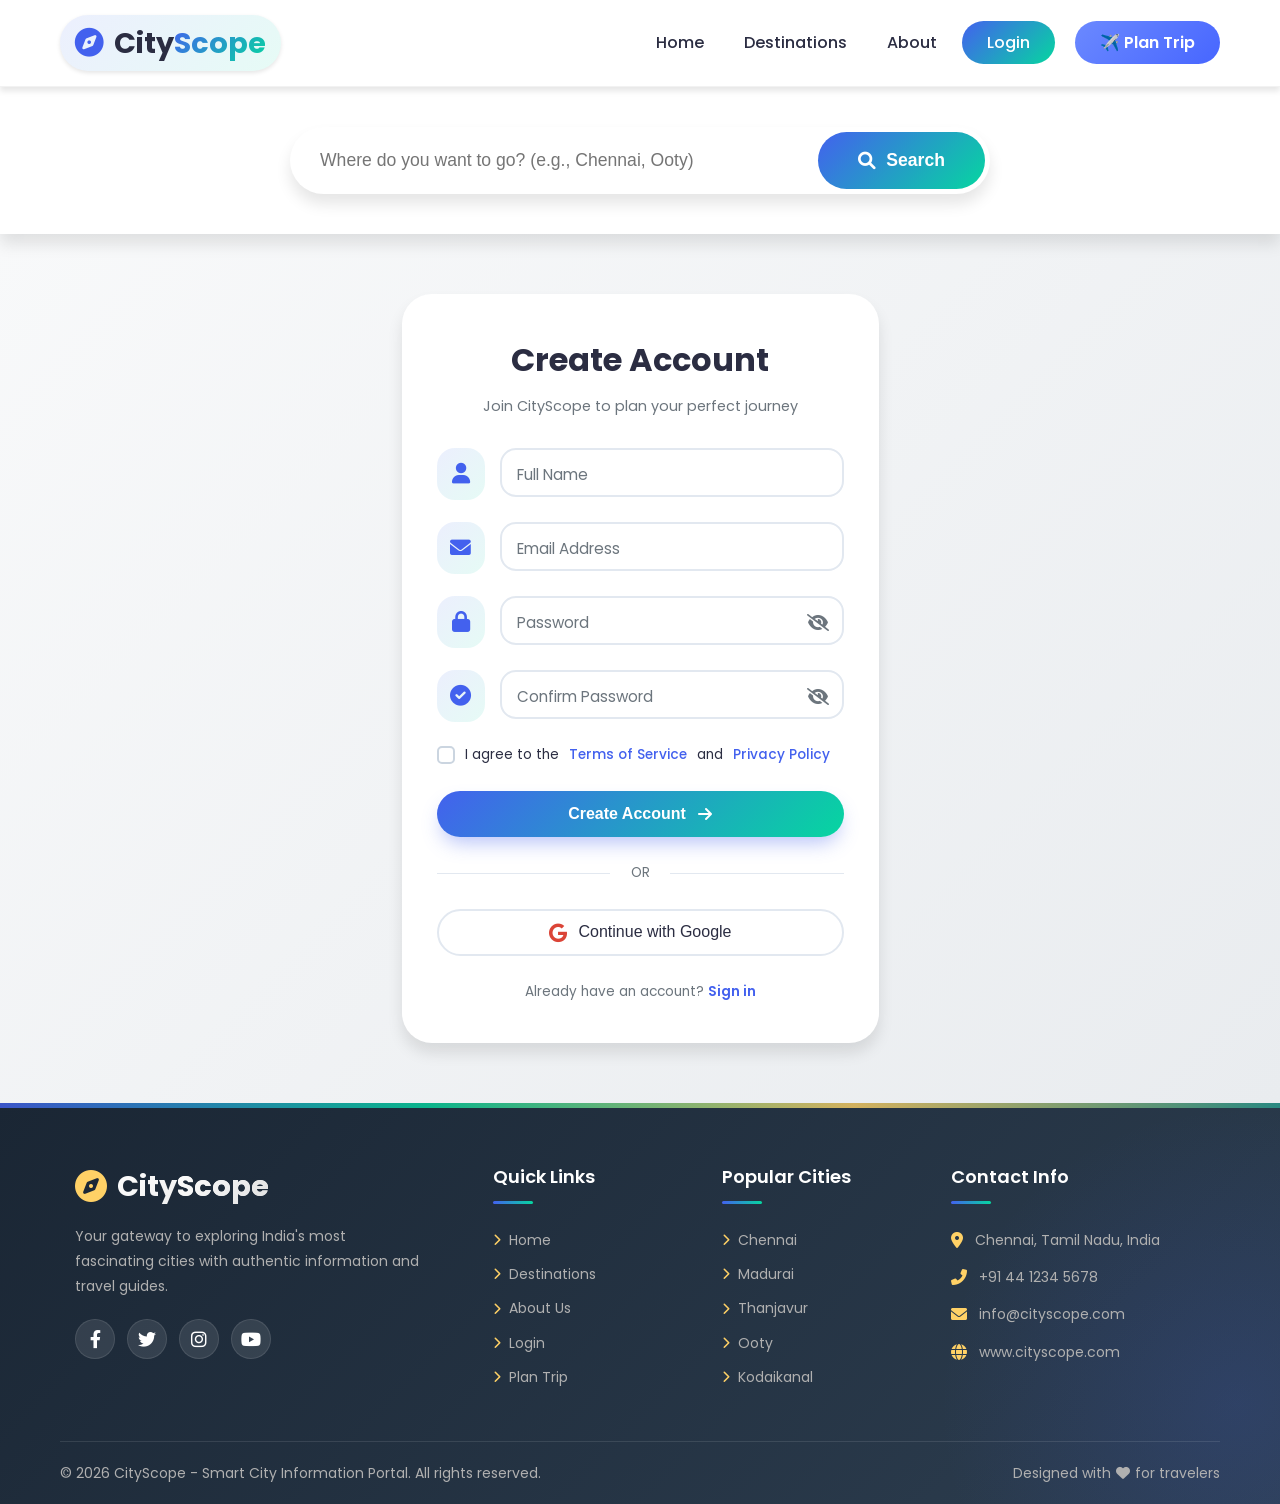
<file: signup.html>
<!DOCTYPE html>
<html lang="en">
<head>
    <meta charset="UTF-8">
    <meta name="viewport" content="width=device-width, initial-scale=1.0">
    <title>CityScope - Sign Up | Smart City Guide</title>
    <link rel="stylesheet" href="https://cdnjs.cloudflare.com/ajax/libs/font-awesome/6.0.0-beta3/css/all.min.css">
    <link href="https://fonts.googleapis.com/css2?family=Poppins:wght@300;400;500;600;700;800&display=swap" rel="stylesheet">
    <link rel="stylesheet" href="css/signup.css">
    <style>
        /* ---- Mobile menu overrides (ensures dropdown works) ---- */
        .mobile-menu {
            display: none;
            position: relative;
        }
        .mobile-menu-btn {
            font-size: 1.5rem;
            cursor: pointer;
            color: var(--dark-color);
            background: none;
            border: none;
            padding: 0.5rem;
            display: inline-block;
        }
        .mobile-menu-dropdown {
            position: absolute;
            top: calc(100% + 10px);
            right: 0;
            background: white;
            border-radius: 12px;
            box-shadow: 0 10px 30px rgba(0,0,0,0.15);
            min-width: 200px;
            display: none;
            flex-direction: column;
            padding: 1rem;
            z-index: 1000;
        }
        .mobile-menu-dropdown.open {
            display: flex;
        }
        .mobile-link {
            padding: 0.5rem 0;
            text-align: center;
            display: block;
            color: var(--dark-color);
            text-decoration: none;
            transition: all 0.3s ease;
        }
        .mobile-link:hover {
            background: var(--primary-color);
            color: white;
            border-radius: 8px;
            padding: 0.5rem;
        }
        .mobile-link.active {
            color: var(--primary-color);
            font-weight: 600;
        }
        .plan-trip-mobile {
            background: #ff6b6b !important;
            color: white !important;
            margin: 10px !important;
            border-radius: 30px !important;
            text-align: center;
        }

        @media (max-width: 768px) {
            .nav-links {
                display: none;
            }
            .mobile-menu {
                display: block;
            }
        }
    </style>
</head>
<body>

    <!-- Navigation (updated with JS toggle) -->
    <nav class="main-nav">
        <div class="nav-container">
            <div class="logo">
                <i class="fas fa-compass"></i>
                <span class="logo-text">City<span class="logo-highlight">Scope</span></span>
            </div>
            <ul class="nav-links">
                <li><a href="index.html" class="nav-link">Home</a></li>
                <li><a href="destinations.html" class="nav-link">Destinations</a></li>
                <li><a href="about.html" class="nav-link">About</a></li>
                <li><a href="login.html" class="nav-link login-btn">Login</a></li>
                <li><a href="plan-trip.html" class="nav-link plan-trip-header-btn">✈️ Plan Trip</a></li>
            </ul>
            <div class="mobile-menu">
                <button class="mobile-menu-btn" id="mobileMenuToggle" aria-label="Toggle navigation">
                    <i class="fas fa-bars"></i>
                </button>
                <div class="mobile-menu-dropdown" id="mobileMenuDropdown">
                    <a href="index.html" class="mobile-link">Home</a>
                    <a href="destinations.html" class="mobile-link">Destinations</a>
                    <a href="about.html" class="mobile-link">About</a>
                    <a href="login.html" class="mobile-link">Login</a>
                    <a href="plan-trip.html" class="mobile-link plan-trip-mobile">✈️ Plan Trip</a>
                </div>
            </div>
        </div>
    </nav>

    <section class="search-section">
        <div class="container">
            <div class="search-container">
                <input type="text" class="search-input" placeholder="Where do you want to go? (e.g., Chennai, Ooty)">
                <button class="search-btn"><i class="fas fa-search"></i> Search</button>
            </div>
        </div>
    </section>

    <section class="signup-hero">
        <div class="container">
            <div class="signup-card-wrapper">
                <div class="signup-card">
                    <div class="signup-header">
                        <h2>Create Account</h2>
                        <p>Join CityScope to plan your perfect journey</p>
                    </div>

                    <form id="signupForm" class="signup-form" novalidate>
                        <!-- Full Name -->
                        <div class="input-group">
                            <div class="input-icon"><i class="fas fa-user"></i></div>
                            <div class="input-field">
                                <input type="text" id="fullname" placeholder=" " required>
                                <label>Full Name</label>
                                <span class="error-message" id="nameError"></span>
                            </div>
                        </div>

                        <!-- Email -->
                        <div class="input-group">
                            <div class="input-icon"><i class="fas fa-envelope"></i></div>
                            <div class="input-field">
                                <input type="email" id="email" placeholder=" " required>
                                <label>Email Address</label>
                                <span class="error-message" id="emailError"></span>
                            </div>
                        </div>

                        <!-- Password -->
                        <div class="input-group">
                            <div class="input-icon"><i class="fas fa-lock"></i></div>
                            <div class="input-field">
                                <input type="password" id="password" placeholder=" " required>
                                <label>Password</label>
                                <i class="fas fa-eye-slash toggle-password" id="togglePassword"></i>
                                <span class="error-message" id="passwordError"></span>
                            </div>
                        </div>

                        <!-- Confirm Password -->
                        <div class="input-group">
                            <div class="input-icon"><i class="fas fa-check-circle"></i></div>
                            <div class="input-field">
                                <input type="password" id="confirmPassword" placeholder=" " required>
                                <label>Confirm Password</label>
                                <i class="fas fa-eye-slash toggle-password" id="toggleConfirmPassword"></i>
                                <span class="error-message" id="confirmError"></span>
                            </div>
                        </div>

                        <!-- Terms Checkbox -->
                        <div class="form-options">
                            <label class="checkbox-label">
                                <input type="checkbox" id="terms" required>
                                <span class="checkmark"></span>
                                I agree to the <a href="#" class="terms-link">Terms of Service</a> and <a href="#" class="terms-link">Privacy Policy</a>
                            </label>
                        </div>

                        <!-- Sign Up Button -->
                        <button type="submit" class="signup-btn" id="signupBtn">
                            <span>Create Account</span>
                            <i class="fas fa-arrow-right"></i>
                        </button>

                        <!-- Divider -->
                        <div class="divider">OR</div>

                        <!-- Continue with Google -->
                        <button type="button" class="google-btn" id="googleBtn">
                            <i class="fab fa-google"></i>
                            Continue with Google
                        </button>

                        <!-- Login link -->
                        <div class="login-prompt">
                            Already have an account? <a href="login.html">Sign in</a>
                        </div>
                    </form>
                </div>
            </div>
        </div>
    </section>

    <footer class="footer">
        <div class="container">
            <div class="footer-content">
                <div class="footer-section">
                    <div class="footer-logo">
                        <i class="fas fa-compass"></i>
                        <span>City<span class="logo-highlight">Scope</span></span>
                    </div>
                    <p class="footer-description">Your gateway to exploring India's most fascinating cities with authentic information and travel guides.</p>
                    <div class="social-links">
                        <a href="#" class="social-link"><i class="fab fa-facebook-f"></i></a>
                        <a href="#" class="social-link"><i class="fab fa-twitter"></i></a>
                        <a href="#" class="social-link"><i class="fab fa-instagram"></i></a>
                        <a href="#" class="social-link"><i class="fab fa-youtube"></i></a>
                    </div>
                </div>
                <div class="footer-section">
                    <h4 class="footer-title">Quick Links</h4>
                    <ul class="footer-links">
                        <li><a href="index.html"><i class="fas fa-chevron-right"></i> Home</a></li>
                        <li><a href="destinations.html"><i class="fas fa-chevron-right"></i> Destinations</a></li>
                        <li><a href="about.html"><i class="fas fa-chevron-right"></i> About Us</a></li>
                        <li><a href="login.html"><i class="fas fa-chevron-right"></i> Login</a></li>
                        <li><a href="plan-trip.html"><i class="fas fa-chevron-right"></i> Plan Trip</a></li>
                    </ul>
                </div>
                <div class="footer-section">
                    <h4 class="footer-title">Popular Cities</h4>
                    <ul class="footer-links">
                        <li><a href="chennai.html"><i class="fas fa-chevron-right"></i> Chennai</a></li>
                        <li><a href="madurai.html"><i class="fas fa-chevron-right"></i> Madurai</a></li>
                        <li><a href="thanjavur.html"><i class="fas fa-chevron-right"></i> Thanjavur</a></li>
                        <li><a href="ooty.html"><i class="fas fa-chevron-right"></i> Ooty</a></li>
                        <li><a href="kodaikanal.html"><i class="fas fa-chevron-right"></i> Kodaikanal</a></li>
                    </ul>
                </div>
                <div class="footer-section">
                    <h4 class="footer-title">Contact Info</h4>
                    <ul class="contact-info">
                        <li><i class="fas fa-map-marker-alt"></i> Chennai, Tamil Nadu, India</li>
                        <li><i class="fas fa-phone-alt"></i> +91 44 1234 5678</li>
                        <li><i class="fas fa-envelope"></i> <a href="mailto:info@cityscope.com">info@cityscope.com</a></li>
                        <li><i class="fas fa-globe"></i> www.cityscope.com</li>
                    </ul>
                </div>
            </div>
            <div class="footer-bottom">
                <p>&copy; 2026 CityScope - Smart City Information Portal. All rights reserved.</p>
                <p class="footer-credit">Designed with <i class="fas fa-heart"></i> for travelers</p>
            </div>
        </div>
    </footer>

    <a href="#" class="back-to-top" id="backToTop"><i class="fas fa-arrow-up"></i></a>

    <script src="JS/signup.js"></script>
    <script>
        // ===== MOBILE MENU TOGGLE (consistent with other pages) =====
        (function() {
            const menuToggle = document.getElementById('mobileMenuToggle');
            const menuDropdown = document.getElementById('mobileMenuDropdown');

            if (menuToggle && menuDropdown) {
                menuToggle.addEventListener('click', function(e) {
                    e.stopPropagation();
                    menuDropdown.classList.toggle('open');
                });

                document.addEventListener('click', function(e) {
                    if (!menuToggle.contains(e.target) && !menuDropdown.contains(e.target)) {
                        menuDropdown.classList.remove('open');
                    }
                });

                const mobileLinks = menuDropdown.querySelectorAll('.mobile-link');
                mobileLinks.forEach(function(link) {
                    link.addEventListener('click', function() {
                        menuDropdown.classList.remove('open');
                    });
                });
            }
        })();
    </script>
</body>
</html>
</file>
<file: css/login.css>
/* ===== RESET AND BASE STYLES (same as index.css) ===== */
* {
    margin: 0;
    padding: 0;
    box-sizing: border-box;
}

:root {
    --primary-color: #4361ee;
    --primary-dark: #3a56d4;
    --secondary-color: #06d6a0;
    --accent-color: #ffd166;
    --dark-color: #2b2d42;
    --light-color: #f8f9fa;
    --gray-color: #6c757d;
    --shadow-sm: 0 2px 4px rgba(0,0,0,0.1);
    --shadow-md: 0 4px 6px rgba(0,0,0,0.1);
    --shadow-lg: 0 10px 15px rgba(0,0,0,0.1);
    --shadow-hover: 0 20px 25px -5px rgba(0,0,0,0.1), 0 10px 10px -5px rgba(0,0,0,0.04);
    --transition: all 0.3s ease;
}

html {
    scroll-behavior: smooth;
}

body {
    font-family: 'Poppins', 'Segoe UI', sans-serif;
    line-height: 1.6;
    color: var(--dark-color);
    background: linear-gradient(135deg, #f5f7fa 0%, #e9ecef 100%);
    overflow-x: hidden;
}

a {
    text-decoration: none;
    color: inherit;
}

ul {
    list-style: none;
}

.container {
    max-width: 1200px;
    margin: 0 auto;
    padding: 0 20px;
}

/* ===== NAVIGATION (exactly as index.html) ===== */
.main-nav {
    background: rgba(255,255,255,0.95);
    backdrop-filter: blur(10px);
    box-shadow: var(--shadow-md);
    position: sticky;
    top: 0;
    z-index: 1000;
    border-bottom: 1px solid rgba(0,0,0,0.05);
}

.nav-container {
    max-width: 1200px;
    margin: 0 auto;
    display: flex;
    justify-content: space-between;
    align-items: center;
    padding: 15px 20px;
}

.logo {
    display: flex;
    align-items: center;
    gap: 10px;
    font-size: 1.8rem;
    font-weight: bold;
    background: linear-gradient(135deg, rgba(67,97,238,0.1), rgba(6,214,160,0.1));
    padding: 5px 15px;
    border-radius: 50px;
    box-shadow: var(--shadow-sm);
}

.logo i {
    color: var(--primary-color);
    animation: spin 20s linear infinite;
}

@keyframes spin {
    from { transform: rotate(0deg); }
    to { transform: rotate(360deg); }
}

.logo-text {
    color: var(--dark-color);
}

.logo-highlight {
    background: linear-gradient(135deg, var(--primary-color), var(--secondary-color));
    background-clip: text;
    -webkit-text-fill-color: transparent;
}

.nav-links {
    display: flex;
    list-style: none;
    gap: 10px;
    align-items: center;
}

.nav-link {
    text-decoration: none;
    color: var(--dark-color);
    font-weight: 500;
    padding: 10px 15px;
    border-radius: 30px;
    transition: var(--transition);
    position: relative;
}

.nav-link::after {
    content: '';
    position: absolute;
    bottom: 0;
    left: 50%;
    transform: translateX(-50%);
    width: 0;
    height: 2px;
    background: linear-gradient(135deg, var(--primary-color), var(--secondary-color));
    transition: var(--transition);
}

.nav-link:hover::after,
.nav-link.active::after {
    width: 50%;
}

.nav-link:hover {
    color: var(--primary-color);
}

.nav-link.active {
    color: var(--primary-color);
    font-weight: 600;
}

.login-btn {
    background: linear-gradient(135deg, var(--primary-color), var(--secondary-color));
    color: white !important;
    padding: 10px 25px !important;
}

.login-btn::after {
    display: none;
}

.login-btn:hover {
    transform: translateY(-2px);
    box-shadow: var(--shadow-md);
}

.plan-trip-header-btn {
    background: linear-gradient(135deg, #6b89ff, #4766ff);
    color: white !important;
    padding: 10px 25px !important;
    border-radius: 30px;
    font-weight: 600;
    transition: var(--transition);
    margin-left: 10px;
}
.plan-trip-header-btn:hover {
    transform: translateY(-2px);
    box-shadow: 0 5px 15px rgba(255,107,107,0.4);
}
.plan-trip-mobile {
    background: #ff6b6b !important;
    color: white !important;
    margin: 10px !important;
    border-radius: 30px !important;
    text-align: center;
}

.mobile-menu {
    display: none;
    position: relative;
}

.menu-toggle {
    display: none;
}

.mobile-menu-btn {
    font-size: 1.5rem;
    cursor: pointer;
    color: var(--primary-color);
    display: inline-block;
}

.mobile-menu-dropdown {
    position: absolute;
    top: 100%;
    right: 0;
    background: white;
    min-width: 200px;
    border-radius: 10px;
    box-shadow: var(--shadow-lg);
    padding: 10px 0;
    display: none;
    z-index: 1000;
}

.menu-toggle:checked ~ .mobile-menu-dropdown {
    display: block;
}

.mobile-link {
    display: block;
    padding: 12px 20px;
    color: var(--dark-color);
    transition: var(--transition);
}

.mobile-link:hover {
    background: linear-gradient(135deg, rgba(67,97,238,0.1), rgba(6,214,160,0.1));
    color: var(--primary-color);
}

.mobile-link.active {
    color: var(--primary-color);
    font-weight: 600;
}

.login-mobile {
    background: linear-gradient(135deg, var(--primary-color), var(--secondary-color));
    color: white !important;
    margin: 10px;
    border-radius: 30px;
    text-align: center;
}

/* ===== SEARCH SECTION ===== */
.search-section {
    background: white;
    padding: 40px 0;
    box-shadow: var(--shadow-lg);
    position: relative;
    z-index: 20;
}

.search-container {
    max-width: 700px;
    margin: 0 auto;
    display: flex;
    gap: 10px;
    background: white;
    border-radius: 60px;
    box-shadow: var(--shadow-lg);
    padding: 5px;
}

.search-input {
    flex: 1;
    padding: 18px 25px;
    border: none;
    border-radius: 60px;
    font-size: 1.1rem;
    outline: none;
    transition: var(--transition);
}

.search-input:focus {
    box-shadow: 0 0 0 3px rgba(67,97,238,0.2);
}

.search-btn {
    padding: 18px 40px;
    background: linear-gradient(135deg, var(--primary-color), var(--secondary-color));
    border: none;
    border-radius: 60px;
    color: white;
    font-weight: 600;
    cursor: pointer;
    transition: var(--transition);
    display: flex;
    align-items: center;
    gap: 10px;
    font-size: 1.1rem;
}

.search-btn:hover {
    transform: translateY(-2px);
    box-shadow: var(--shadow-lg);
}

/* ===== LOGIN HERO / CARD SECTION ===== */
.login-hero {
    min-height: calc(100vh - 200px);
    display: flex;
    align-items: center;
    justify-content: center;
    padding: 60px 0;
    background: linear-gradient(135deg, #f8f9fa, #e9ecef);
}

.login-card-wrapper {
    max-width: 480px;
    margin: 0 auto;
    width: 100%;
}

.login-card {
    background: white;
    border-radius: 30px;
    padding: 40px 35px;
    box-shadow: var(--shadow-lg);
    transition: var(--transition);
}

.login-card:hover {
    box-shadow: var(--shadow-hover);
}

.login-header {
    text-align: center;
    margin-bottom: 30px;
}

.login-header h2 {
    font-size: 2rem;
    color: var(--dark-color);
    margin-bottom: 10px;
}

.login-header p {
    color: var(--gray-color);
    font-size: 0.9rem;
}

/* Form inputs (glassmorphism style) */
.input-group {
    display: flex;
    gap: 15px;
    margin-bottom: 25px;
    align-items: flex-start;
}

.input-icon {
    width: 48px;
    height: 52px;
    background: linear-gradient(135deg, rgba(67,97,238,0.1), rgba(6,214,160,0.1));
    border-radius: 18px;
    display: flex;
    align-items: center;
    justify-content: center;
    color: var(--primary-color);
    font-size: 1.3rem;
}

.input-field {
    flex: 1;
    position: relative;
}

.input-field input {
    width: 100%;
    padding: 14px 12px 6px 12px;
    font-size: 1rem;
    border: 2px solid #e2e8f0;
    border-radius: 16px;
    outline: none;
    background: white;
    transition: var(--transition);
    font-family: 'Poppins', sans-serif;
}

.input-field label {
    position: absolute;
    left: 12px;
    top: 50%;
    transform: translateY(-50%);
    background: white;
    padding: 0 5px;
    color: var(--gray-color);
    font-size: 0.95rem;
    pointer-events: none;
    transition: 0.2s ease all;
}

.input-field input:focus {
    border-color: var(--primary-color);
    box-shadow: 0 0 0 3px rgba(67,97,238,0.2);
}

.input-field input:focus ~ label,
.input-field input:not(:placeholder-shown) ~ label {
    top: 0px;
    transform: translateY(-50%);
    font-size: 0.75rem;
    color: var(--primary-color);
    font-weight: 600;
}

/* Password toggle */
.toggle-password {
    position: absolute;
    right: 15px;
    top: 50%;
    transform: translateY(-50%);
    cursor: pointer;
    color: var(--gray-color);
    font-size: 1.1rem;
}

.toggle-password:hover {
    color: var(--primary-color);
}

/* Error messages */
.error-message {
    display: block;
    font-size: 0.7rem;
    color: #e53e3e;
    margin-top: 5px;
    margin-left: 5px;
}

/* Form options */
.form-options {
    display: flex;
    justify-content: space-between;
    align-items: center;
    margin: 20px 0 25px;
}

.checkbox-label {
    display: flex;
    align-items: center;
    gap: 10px;
    cursor: pointer;
    font-size: 0.85rem;
    color: var(--dark-color);
    position: relative;
    user-select: none;
}

.checkbox-label input {
    position: absolute;
    opacity: 0;
    cursor: pointer;
    height: 0;
    width: 0;
}

.checkmark {
    width: 18px;
    height: 18px;
    background: white;
    border: 2px solid #cbd5e0;
    border-radius: 5px;
    display: inline-block;
    transition: var(--transition);
}

.checkbox-label input:checked ~ .checkmark {
    background: linear-gradient(135deg, var(--primary-color), var(--secondary-color));
    border-color: transparent;
}

.checkbox-label .checkmark::after {
    content: "✓";
    display: none;
    color: white;
    font-size: 12px;
    text-align: center;
    line-height: 14px;
}

.checkbox-label input:checked ~ .checkmark::after {
    display: block;
}

.forgot-link {
    color: var(--primary-color);
    font-size: 0.85rem;
    font-weight: 500;
}

.forgot-link:hover {
    color: var(--secondary-color);
    text-decoration: underline;
}

/* Login button */
.login-btn {
    width: 100%;
    padding: 14px;
    background: linear-gradient(135deg, var(--primary-color), var(--secondary-color));
    border: none;
    border-radius: 40px;
    color: white;
    font-size: 1rem;
    font-weight: 600;
    display: flex;
    align-items: center;
    justify-content: center;
    gap: 12px;
    cursor: pointer;
    transition: var(--transition);
    box-shadow: 0 10px 20px -5px rgba(67,97,238,0.4);
}

.login-btn:hover {
    transform: translateY(-3px);
    gap: 18px;
    box-shadow: 0 20px 30px -8px rgba(67,97,238,0.5);
}

/* Divider */
.divider {
    text-align: center;
    margin: 25px 0;
    position: relative;
    color: var(--gray-color);
    font-size: 0.85rem;
}

.divider::before,
.divider::after {
    content: '';
    position: absolute;
    top: 50%;
    width: calc(50% - 30px);
    height: 1px;
    background: #e2e8f0;
}

.divider::before { left: 0; }
.divider::after { right: 0; }

/* Google button */
.google-btn {
    width: 100%;
    padding: 12px;
    background: white;
    border: 2px solid #e2e8f0;
    border-radius: 40px;
    color: var(--dark-color);
    font-size: 1rem;
    font-weight: 500;
    display: flex;
    align-items: center;
    justify-content: center;
    gap: 12px;
    cursor: pointer;
    transition: var(--transition);
}

.google-btn:hover {
    border-color: var(--primary-color);
    background: #f8fafc;
    transform: translateY(-2px);
}

.google-btn i {
    color: #db4437;
    font-size: 1.2rem;
}

/* Signup prompt */
.signup-prompt {
    text-align: center;
    margin-top: 25px;
    font-size: 0.85rem;
    color: var(--gray-color);
}

.signup-prompt a {
    color: var(--primary-color);
    font-weight: 600;
}

.signup-prompt a:hover {
    color: var(--secondary-color);
}

/* Demo hint */
.demo-hint {
    background: rgba(67,97,238,0.08);
    border-radius: 20px;
    padding: 10px 15px;
    margin-top: 20px;
    font-size: 0.75rem;
    text-align: center;
    color: var(--dark-color);
    display: flex;
    align-items: center;
    justify-content: center;
    gap: 8px;
    border: 1px dashed rgba(67,97,238,0.3);
    cursor: pointer;
}

.demo-hint i {
    color: var(--accent-color);
}

/* ===== FOOTER (blue gradient) ===== */
.footer {
    background: linear-gradient(135deg, #1a2634 0%, #2d3e50 100%);
    color: #fff;
    padding: 60px 0 20px;
    position: relative;
    margin-top: 0;
    overflow: hidden;
}

.footer::before {
    content: '';
    position: absolute;
    top: 0;
    left: 0;
    right: 0;
    height: 5px;
    background: linear-gradient(90deg, var(--primary-color), var(--secondary-color), var(--accent-color), #2a9d8f);
    opacity: 0.8;
}

.footer::after {
    content: '';
    position: absolute;
    bottom: -50%;
    right: -20%;
    width: 600px;
    height: 600px;
    background: radial-gradient(circle, rgba(67,97,238,0.15) 0%, transparent 70%);
    border-radius: 50%;
    pointer-events: none;
}

.footer .container {
    max-width: 1200px;
    margin: 0 auto;
    padding: 0 20px;
    position: relative;
    z-index: 1;
}

.footer-content {
    display: grid;
    grid-template-columns: 2fr 1fr 1fr 1.5fr;
    gap: 40px;
    margin-bottom: 40px;
}

.footer-section {
    padding: 0 15px;
}

.footer-logo {
    display: flex;
    align-items: center;
    gap: 10px;
    font-size: 1.8rem;
    font-weight: bold;
    margin-bottom: 15px;
}

.footer-logo i {
    color: var(--accent-color);
    font-size: 32px;
    animation: spin 20s linear infinite;
}

.footer-logo span {
    background: linear-gradient(135deg, #fff, #e0e0e0);
    background-clip: text;
    -webkit-text-fill-color: transparent;
}

.footer-description {
    color: #b0b0b0;
    line-height: 1.8;
    margin-bottom: 20px;
    font-size: 14px;
}

.footer-title {
    color: #fff;
    font-size: 18px;
    font-weight: 600;
    margin-bottom: 25px;
    position: relative;
    padding-bottom: 12px;
}

.footer-title::after {
    content: '';
    position: absolute;
    bottom: 0;
    left: 0;
    width: 40px;
    height: 3px;
    background: linear-gradient(90deg, var(--primary-color), var(--secondary-color));
    border-radius: 3px;
}

.footer-links {
    list-style: none;
    padding: 0;
}

.footer-links li {
    margin-bottom: 12px;
}

.footer-links a {
    color: #b0b0b0;
    text-decoration: none;
    transition: var(--transition);
    display: flex;
    align-items: center;
    gap: 8px;
    font-size: 14px;
}

.footer-links a i {
    font-size: 12px;
    color: var(--accent-color);
}

.footer-links a:hover {
    color: #fff;
    transform: translateX(5px);
}

.contact-info {
    list-style: none;
    padding: 0;
}

.contact-info li {
    display: flex;
    align-items: flex-start;
    gap: 12px;
    margin-bottom: 15px;
    color: #b0b0b0;
    font-size: 14px;
}

.contact-info li i {
    color: var(--accent-color);
    font-size: 16px;
    margin-top: 3px;
}

.contact-info a {
    color: #b0b0b0;
    text-decoration: none;
    transition: var(--transition);
}

.contact-info a:hover {
    color: var(--accent-color);
}

.social-links {
    display: flex;
    gap: 12px;
    margin-top: 20px;
}

.social-link {
    width: 40px;
    height: 40px;
    background: rgba(255,255,255,0.1);
    border-radius: 50%;
    display: flex;
    align-items: center;
    justify-content: center;
    color: #fff;
    text-decoration: none;
    transition: var(--transition);
    font-size: 18px;
    border: 1px solid rgba(255,255,255,0.1);
}

.social-link:hover {
    background: linear-gradient(135deg, var(--primary-color), var(--secondary-color));
    transform: translateY(-3px);
    box-shadow: 0 5px 15px rgba(67,97,238,0.3);
}

.footer-bottom {
    border-top: 1px solid rgba(255,255,255,0.1);
    padding-top: 20px;
    display: flex;
    justify-content: space-between;
    align-items: center;
    flex-wrap: wrap;
    gap: 15px;
    font-size: 14px;
    color: #b0b0b0;
}

.footer-credit {
    display: flex;
    align-items: center;
    gap: 5px;
}

.footer-credit i {
    animation: heartbeat 1.5s ease-in-out infinite;
}

@keyframes heartbeat {
    0%,100% { transform: scale(1); }
    50% { transform: scale(1.1); }
}

/* Back to Top */
.back-to-top {
    position: fixed;
    bottom: 20px;
    right: 20px;
    background: var(--primary-color);
    color: white;
    width: 45px;
    height: 45px;
    border-radius: 50%;
    display: flex;
    align-items: center;
    justify-content: center;
    opacity: 0;
    visibility: hidden;
    transition: var(--transition);
    z-index: 999;
}
.back-to-top.visible {
    opacity: 1;
    visibility: visible;
}
.back-to-top:hover {
    background: var(--secondary-color);
    transform: translateY(-3px);
}

/* Responsive */
@media (max-width: 768px) {
    .nav-links {
        display: none;
    }
    .mobile-menu {
        display: block;
    }
    .footer-content {
        grid-template-columns: 1fr;
        text-align: center;
    }
    .footer-title::after {
        left: 50%;
        transform: translateX(-50%);
    }
    .footer-links a {
        justify-content: center;
    }
    .contact-info li {
        justify-content: center;
    }
    .social-links {
        justify-content: center;
    }
    .footer-bottom {
        flex-direction: column;
        text-align: center;
    }
    .search-container {
        flex-direction: column;
        border-radius: 30px;
        margin: 0 20px;
    }
    .search-btn {
        border-radius: 30px;
    }
    .login-card {
        padding: 30px 20px;
        margin: 0 20px;
    }
    .input-group {
        gap: 10px;
    }
    .input-icon {
        width: 42px;
        height: 48px;
    }
}
</file>
<file: css/plan_trip.css>
/* plan_trip.css - Complete styling for the trip planning page */
@import url('https://fonts.googleapis.com/css2?family=Poppins:wght@300;400;500;600;700&display=swap');

* {
    margin: 0;
    padding: 0;
    box-sizing: border-box;
}

body {
    font-family: 'Poppins', sans-serif;
    background: linear-gradient(135deg, #f5f7fa 0%, #e9ecef 100%);
    color: #333;
    line-height: 1.6;
}


.main-nav {
    background: rgba(255,255,255,0.95);
    backdrop-filter: blur(10px);
    box-shadow: 0 2px 15px rgba(0,0,0,0.1);
    position: sticky;
    top: 0;
    z-index: 1000;
    border-bottom: 1px solid rgba(0,0,0,0.05);
}

.nav-container {
    max-width: 1200px;
    margin: 0 auto;
    padding: 1rem 2rem;
    display: flex;
    justify-content: space-between;
    align-items: center;
}

.logo {
    display: flex;
    align-items: center;
    gap: 10px;
    font-size: 1.8rem;
    font-weight: bold;
    background: linear-gradient(135deg, rgba(67,97,238,0.1), rgba(6,214,160,0.1));
    padding: 5px 15px;
    border-radius: 50px;
    box-shadow: 0 2px 4px rgba(0,0,0,0.1);
}

.logo i {
    color: #4361ee;
    animation: spin 20s linear infinite;
}

@keyframes spin {
    from { transform: rotate(0deg); }
    to { transform: rotate(360deg); }
}

.logo-text {
    font-weight: 600;
    color: #2b2d42;
}

.logo-highlight {
    background: linear-gradient(135deg, #4361ee, #06d6a0);
    background-clip: text;
    -webkit-text-fill-color: transparent;
}

.nav-links {
    display: flex;
    list-style: none;
    gap: 10px;
    align-items: center;
}

.nav-link {
    text-decoration: none;
    color: #4a5568;
    font-weight: 500;
    padding: 10px 15px;
    border-radius: 30px;
    transition: all 0.3s ease;
    position: relative;
}

.nav-link::after {
    content: '';
    position: absolute;
    bottom: 0;
    left: 50%;
    transform: translateX(-50%);
    width: 0;
    height: 2px;
    background: linear-gradient(135deg, #4361ee, #06d6a0);
    transition: all 0.3s ease;
}

.nav-link:hover::after,
.nav-link.active::after {
    width: 50%;
}

.nav-link:hover {
    color: #4361ee;
}

.nav-link.active {
    color: #4361ee;
    font-weight: 600;
}

.login-btn {
    background: linear-gradient(135deg, #4361ee, #06d6a0);
    color: white !important;
    padding: 10px 25px !important;
}

.login-btn::after {
    display: none;
}

.login-btn:hover {
    transform: translateY(-2px);
    box-shadow: 0 5px 15px rgba(67,97,238,0.3);
}

.mobile-menu {
    display: none;
}

/* ===== MAIN CONTAINER ===== */
.trip-container {
    max-width: 800px;
    margin: 3rem auto;
    padding: 0 1rem;
}

/* User info bar */
.user-info {
    background: white;
    border-radius: 15px;
    padding: 1rem 1.5rem;
    margin-bottom: 2rem;
    display: flex;
    align-items: center;
    gap: 1rem;
    box-shadow: 0 4px 12px rgba(0,0,0,0.05);
    border-left: 4px solid #667eea;
}

.user-info i {
    font-size: 2.5rem;
    color: #667eea;
}

.user-details {
    font-size: 0.9rem;
    color: #4a5568;
}

.user-details strong {
    font-size: 1rem;
    color: #2d3748;
}

/* Trip card */
.trip-card {
    background: white;
    border-radius: 24px;
    box-shadow: 0 20px 35px rgba(0,0,0,0.1);
    overflow: hidden;
}

.trip-header {
    background: linear-gradient(135deg, #667eea 0%, #764ba2 100%);
    color: white;
    padding: 2rem;
    text-align: center;
}

.trip-badge {
    display: inline-block;
    background: rgba(255,255,255,0.2);
    padding: 0.3rem 1rem;
    border-radius: 50px;
    font-size: 0.85rem;
    margin-bottom: 1rem;
}

.trip-header h1 {
    font-size: 2rem;
    margin-bottom: 0.5rem;
}

.title-underline {
    width: 60px;
    height: 3px;
    background: #ff6b6b;
    margin: 1rem auto 0;
    border-radius: 3px;
}

/* Form */
.trip-form {
    padding: 2rem;
}

.form-group {
    margin-bottom: 1.5rem;
}

.form-label {
    display: block;
    margin-bottom: 0.5rem;
    font-weight: 500;
    color: #2d3748;
}

.form-label i {
    margin-right: 0.5rem;
    color: #667eea;
}

.required {
    color: #e53e3e;
    margin-left: 0.25rem;
}

.form-input {
    width: 100%;
    padding: 0.8rem 1rem;
    border: 1px solid #e2e8f0;
    border-radius: 12px;
    font-size: 1rem;
    transition: all 0.3s;
    font-family: inherit;
}

.form-input:focus {
    outline: none;
    border-color: #667eea;
    box-shadow: 0 0 0 3px rgba(102,126,234,0.1);
}

textarea.form-input {
    resize: vertical;
    min-height: 100px;
}

/* Error messages */
.error-msg {
    color: #dc3545;
    font-size: 0.85rem;
    margin-top: 5px;
    padding-left: 5px;
    display: none;
    animation: fadeIn 0.3s ease;
}

.error-msg.show {
    display: block;
}

/* Red border on invalid inputs */
.form-input.error-border {
    border-color: #dc3545;
    background-color: #fff8f8;
}

/* Submit button (blue gradient) */
.submit-btn {
    background: linear-gradient(135deg, #667eea, #764ba2);
    color: white;
    border: none;
    padding: 1rem;
    font-size: 1.1rem;
    font-weight: 600;
    border-radius: 50px;
    width: 100%;
    cursor: pointer;
    transition: transform 0.2s, box-shadow 0.2s;
    display: flex;
    align-items: center;
    justify-content: center;
    gap: 0.5rem;
}

.submit-btn:hover {
    transform: translateY(-2px);
    box-shadow: 0 10px 20px rgba(102,126,234,0.3);
}

.submit-btn:active {
    transform: scale(0.98);
}

/* Success toast */
.success-toast {
    position: fixed;
    top: 20px;
    right: 20px;
    background: #28a745;
    color: white;
    padding: 14px 24px;
    border-radius: 12px;
    z-index: 10000;
    box-shadow: 0 8px 20px rgba(0,0,0,0.2);
    font-weight: 600;
    display: flex;
    align-items: center;
    gap: 10px;
    backdrop-filter: blur(4px);
    font-size: 1rem;
    animation: slideInRight 0.3s ease;
}

.success-toast i {
    font-size: 1.2rem;
}

/* ===== FOOTER (dark blue theme) ===== */
.footer {
    background: linear-gradient(135deg, #0f2027, #203a43, #2c5364);
    color: #fff;
    padding: 60px 0 20px;
    position: relative;
    margin-top: 60px;
    overflow: hidden;
}

.footer::before {
    content: '';
    position: absolute;
    top: 0;
    left: 0;
    right: 0;
    height: 5px;
    background: linear-gradient(90deg, #667eea, #764ba2, #f093fb, #4facfe);
    opacity: 0.8;
}

.footer::after {
    content: '';
    position: absolute;
    bottom: -50%;
    right: -20%;
    width: 600px;
    height: 600px;
    background: radial-gradient(circle, rgba(102,126,234,0.1) 0%, transparent 70%);
    border-radius: 50%;
    pointer-events: none;
}

.footer .container {
    max-width: 1200px;
    margin: 0 auto;
    padding: 0 20px;
    position: relative;
    z-index: 1;
}

.footer-content {
    display: grid;
    grid-template-columns: 2fr 1fr 1fr 1.5fr;
    gap: 40px;
    margin-bottom: 40px;
}

.footer-section {
    padding: 0 15px;
}

.footer-logo {
    display: flex;
    align-items: center;
    gap: 10px;
    font-size: 1.8rem;
    font-weight: bold;
    margin-bottom: 15px;
}

.footer-logo i {
    color: #ffd166;
    font-size: 32px;
    animation: spin 20s linear infinite;
}

.footer-logo span {
    background: linear-gradient(135deg, #fff, #e0e0e0);
    background-clip: text;
    -webkit-text-fill-color: transparent;
}

.footer-description {
    color: #b0b0b0;
    line-height: 1.8;
    margin-bottom: 20px;
    font-size: 14px;
}

.footer-title {
    color: #fff;
    font-size: 18px;
    font-weight: 600;
    margin-bottom: 25px;
    position: relative;
    padding-bottom: 12px;
}

.footer-title::after {
    content: '';
    position: absolute;
    bottom: 0;
    left: 0;
    width: 40px;
    height: 3px;
    background: linear-gradient(90deg, #667eea, #764ba2);
    border-radius: 3px;
}

.footer-links {
    list-style: none;
    padding: 0;
}

.footer-links li {
    margin-bottom: 12px;
}

.footer-links a {
    color: #b0b0b0;
    text-decoration: none;
    transition: all 0.3s ease;
    display: flex;
    align-items: center;
    gap: 8px;
    font-size: 14px;
}

.footer-links a i {
    font-size: 12px;
    color: #ffd166;
}

.footer-links a:hover {
    color: #fff;
    transform: translateX(5px);
}

.contact-info {
    list-style: none;
    padding: 0;
}

.contact-info li {
    display: flex;
    align-items: flex-start;
    gap: 12px;
    margin-bottom: 15px;
    color: #b0b0b0;
    font-size: 14px;
}

.contact-info li i {
    color: #ffd166;
    font-size: 16px;
    margin-top: 3px;
}

.contact-info a {
    color: #b0b0b0;
    text-decoration: none;
    transition: all 0.3s ease;
}

.contact-info a:hover {
    color: #ffd166;
}

.social-links {
    display: flex;
    gap: 12px;
    margin-top: 20px;
}

.social-link {
    width: 40px;
    height: 40px;
    background: rgba(255,255,255,0.1);
    border-radius: 50%;
    display: flex;
    align-items: center;
    justify-content: center;
    color: #fff;
    text-decoration: none;
    transition: all 0.3s ease;
    font-size: 18px;
    border: 1px solid rgba(255,255,255,0.1);
}

/* Individual social icon hover colors */
.social-link.facebook:hover {
    background: #1877f2;
    border-color: #1877f2;
    transform: translateY(-3px);
    box-shadow: 0 5px 15px rgba(24,119,242,0.3);
}
.social-link.twitter:hover {
    background: #1da1f2;
    border-color: #1da1f2;
    transform: translateY(-3px);
    box-shadow: 0 5px 15px rgba(29,161,242,0.3);
}
.social-link.instagram:hover {
    background: linear-gradient(45deg, #f09433, #e6683c, #dc2743, #cc2366, #bc1888);
    border-color: transparent;
    transform: translateY(-3px);
    box-shadow: 0 5px 15px rgba(220,39,67,0.3);
}
.social-link.youtube:hover {
    background: #ff0000;
    border-color: #ff0000;
    transform: translateY(-3px);
    box-shadow: 0 5px 15px rgba(255,0,0,0.3);
}

.footer-bottom {
    border-top: 1px solid rgba(255,255,255,0.1);
    padding-top: 20px;
    display: flex;
    justify-content: space-between;
    align-items: center;
    flex-wrap: wrap;
    gap: 15px;
    font-size: 14px;
    color: #b0b0b0;
}

.footer-credit {
    display: flex;
    align-items: center;
    gap: 5px;
}

.footer-credit i {
    animation: heartbeat 1.5s ease-in-out infinite;
}

@keyframes heartbeat {
    0%, 100% { transform: scale(1); }
    50% { transform: scale(1.1); }
}

/* ===== MOBILE RESPONSIVE ===== */
@media (max-width: 768px) {
    .nav-links {
        display: none;
    }
    .mobile-menu {
        display: block;
        position: relative;
    }
    .mobile-menu-btn {
        font-size: 1.5rem;
        cursor: pointer;
        color: #4361ee;
    }
    .menu-toggle {
        display: none;
    }
    .mobile-menu-dropdown {
        position: absolute;
        top: 70px;
        right: 20px;
        background: white;
        border-radius: 12px;
        box-shadow: 0 10px 25px rgba(0,0,0,0.1);
        width: 200px;
        padding: 1rem;
        display: none;
        flex-direction: column;
        gap: 0.8rem;
        z-index: 1000;
    }
    .menu-toggle:checked + .mobile-menu-btn + .mobile-menu-dropdown {
        display: flex;
    }
    .mobile-link {
        text-decoration: none;
        color: #4a5568;
        padding: 0.5rem;
        display: block;
        text-align: center;
    }
    .mobile-link:hover {
        background: #f7fafc;
        border-radius: 8px;
    }
    .login-mobile {
        background: linear-gradient(135deg, #4361ee, #06d6a0);
        color: white !important;
        margin: 10px;
        border-radius: 30px;
        text-align: center;
    }
    .trip-header h1 {
        font-size: 1.5rem;
    }
    .trip-form {
        padding: 1.5rem;
    }
    .footer-content {
        grid-template-columns: 1fr;
        gap: 30px;
    }
}
</file>
<file: css/signup.css>
/* ===== RESET AND BASE STYLES (same as login.css) ===== */
* {
    margin: 0;
    padding: 0;
    box-sizing: border-box;
}

:root {
    --primary-color: #4361ee;
    --primary-dark: #3a56d4;
    --secondary-color: #06d6a0;
    --accent-color: #ffd166;
    --dark-color: #2b2d42;
    --light-color: #f8f9fa;
    --gray-color: #6c757d;
    --shadow-sm: 0 2px 4px rgba(0,0,0,0.1);
    --shadow-md: 0 4px 6px rgba(0,0,0,0.1);
    --shadow-lg: 0 10px 15px rgba(0,0,0,0.1);
    --shadow-hover: 0 20px 25px -5px rgba(0,0,0,0.1), 0 10px 10px -5px rgba(0,0,0,0.04);
    --transition: all 0.3s ease;
}

html {
    scroll-behavior: smooth;
}

body {
    font-family: 'Poppins', 'Segoe UI', sans-serif;
    line-height: 1.6;
    color: var(--dark-color);
    background: linear-gradient(135deg, #f5f7fa 0%, #e9ecef 100%);
    overflow-x: hidden;
}

a {
    text-decoration: none;
    color: inherit;
}

ul {
    list-style: none;
}

.container {
    max-width: 1200px;
    margin: 0 auto;
    padding: 0 20px;
}

/* ===== NAVIGATION (exactly as index.html) ===== */
.main-nav {
    background: rgba(255,255,255,0.95);
    backdrop-filter: blur(10px);
    box-shadow: var(--shadow-md);
    position: sticky;
    top: 0;
    z-index: 1000;
    border-bottom: 1px solid rgba(0,0,0,0.05);
}

.nav-container {
    max-width: 1200px;
    margin: 0 auto;
    display: flex;
    justify-content: space-between;
    align-items: center;
    padding: 15px 20px;
}

.logo {
    display: flex;
    align-items: center;
    gap: 10px;
    font-size: 1.8rem;
    font-weight: bold;
    background: linear-gradient(135deg, rgba(67,97,238,0.1), rgba(6,214,160,0.1));
    padding: 5px 15px;
    border-radius: 50px;
    box-shadow: var(--shadow-sm);
}

.logo i {
    color: var(--primary-color);
    animation: spin 20s linear infinite;
}

@keyframes spin {
    from { transform: rotate(0deg); }
    to { transform: rotate(360deg); }
}

.logo-text {
    color: var(--dark-color);
}

.logo-highlight {
    background: linear-gradient(135deg, var(--primary-color), var(--secondary-color));
    background-clip: text;
    -webkit-text-fill-color: transparent;
}

.nav-links {
    display: flex;
    list-style: none;
    gap: 10px;
    align-items: center;
}

.nav-link {
    text-decoration: none;
    color: var(--dark-color);
    font-weight: 500;
    padding: 10px 15px;
    border-radius: 30px;
    transition: var(--transition);
    position: relative;
}

.nav-link::after {
    content: '';
    position: absolute;
    bottom: 0;
    left: 50%;
    transform: translateX(-50%);
    width: 0;
    height: 2px;
    background: linear-gradient(135deg, var(--primary-color), var(--secondary-color));
    transition: var(--transition);
}

.nav-link:hover::after,
.nav-link.active::after {
    width: 50%;
}

.nav-link:hover {
    color: var(--primary-color);
}

.nav-link.active {
    color: var(--primary-color);
    font-weight: 600;
}

.login-btn {
    background: linear-gradient(135deg, var(--primary-color), var(--secondary-color));
    color: white !important;
    padding: 10px 25px !important;
}

.login-btn::after {
    display: none;
}

.login-btn:hover {
    transform: translateY(-2px);
    box-shadow: var(--shadow-md);
}

.plan-trip-header-btn {
    background: linear-gradient(135deg, #6b89ff, #4766ff);
    color: white !important;
    padding: 10px 25px !important;
    border-radius: 30px;
    font-weight: 600;
    transition: var(--transition);
    margin-left: 10px;
}
.plan-trip-header-btn:hover {
    transform: translateY(-2px);
    box-shadow: 0 5px 15px rgba(255,107,107,0.4);
}
.plan-trip-mobile {
    background: #ff6b6b !important;
    color: white !important;
    margin: 10px !important;
    border-radius: 30px !important;
    text-align: center;
}

.mobile-menu {
    display: none;
    position: relative;
}

.menu-toggle {
    display: none;
}

.mobile-menu-btn {
    font-size: 1.5rem;
    cursor: pointer;
    color: var(--primary-color);
    display: inline-block;
}

.mobile-menu-dropdown {
    position: absolute;
    top: 100%;
    right: 0;
    background: white;
    min-width: 200px;
    border-radius: 10px;
    box-shadow: var(--shadow-lg);
    padding: 10px 0;
    display: none;
    z-index: 1000;
}

.menu-toggle:checked ~ .mobile-menu-dropdown {
    display: block;
}

.mobile-link {
    display: block;
    padding: 12px 20px;
    color: var(--dark-color);
    transition: var(--transition);
}

.mobile-link:hover {
    background: linear-gradient(135deg, rgba(67,97,238,0.1), rgba(6,214,160,0.1));
    color: var(--primary-color);
}

.mobile-link.active {
    color: var(--primary-color);
    font-weight: 600;
}

.login-mobile {
    background: linear-gradient(135deg, var(--primary-color), var(--secondary-color));
    color: white !important;
    margin: 10px;
    border-radius: 30px;
    text-align: center;
}

/* ===== SEARCH SECTION ===== */
.search-section {
    background: white;
    padding: 40px 0;
    box-shadow: var(--shadow-lg);
    position: relative;
    z-index: 20;
}

.search-container {
    max-width: 700px;
    margin: 0 auto;
    display: flex;
    gap: 10px;
    background: white;
    border-radius: 60px;
    box-shadow: var(--shadow-lg);
    padding: 5px;
}

.search-input {
    flex: 1;
    padding: 18px 25px;
    border: none;
    border-radius: 60px;
    font-size: 1.1rem;
    outline: none;
    transition: var(--transition);
}

.search-input:focus {
    box-shadow: 0 0 0 3px rgba(67,97,238,0.2);
}

.search-btn {
    padding: 18px 40px;
    background: linear-gradient(135deg, var(--primary-color), var(--secondary-color));
    border: none;
    border-radius: 60px;
    color: white;
    font-weight: 600;
    cursor: pointer;
    transition: var(--transition);
    display: flex;
    align-items: center;
    gap: 10px;
    font-size: 1.1rem;
}

.search-btn:hover {
    transform: translateY(-2px);
    box-shadow: var(--shadow-lg);
}

/* ===== SIGNUP HERO / CARD SECTION ===== */
.signup-hero {
    min-height: calc(100vh - 200px);
    display: flex;
    align-items: center;
    justify-content: center;
    padding: 60px 0;
    background: linear-gradient(135deg, #f8f9fa, #e9ecef);
}

.signup-card-wrapper {
    max-width: 520px;
    margin: 0 auto;
    width: 100%;
}

.signup-card {
    background: white;
    border-radius: 30px;
    padding: 40px 35px;
    box-shadow: var(--shadow-lg);
    transition: var(--transition);
}

.signup-card:hover {
    box-shadow: var(--shadow-hover);
}

.signup-header {
    text-align: center;
    margin-bottom: 30px;
}

.signup-header h2 {
    font-size: 2rem;
    color: var(--dark-color);
    margin-bottom: 10px;
}

.signup-header p {
    color: var(--gray-color);
    font-size: 0.9rem;
}

/* Form inputs (glassmorphism style) */
.input-group {
    display: flex;
    gap: 15px;
    margin-bottom: 20px;
    align-items: flex-start;
}

.input-icon {
    width: 48px;
    height: 52px;
    background: linear-gradient(135deg, rgba(67,97,238,0.1), rgba(6,214,160,0.1));
    border-radius: 18px;
    display: flex;
    align-items: center;
    justify-content: center;
    color: var(--primary-color);
    font-size: 1.3rem;
}

.input-field {
    flex: 1;
    position: relative;
}

.input-field input {
    width: 100%;
    padding: 14px 12px 6px 12px;
    font-size: 1rem;
    border: 2px solid #e2e8f0;
    border-radius: 16px;
    outline: none;
    background: white;
    transition: var(--transition);
    font-family: 'Poppins', sans-serif;
}

.input-field label {
    position: absolute;
    left: 12px;
    top: 50%;
    transform: translateY(-50%);
    background: white;
    padding: 0 5px;
    color: var(--gray-color);
    font-size: 0.95rem;
    pointer-events: none;
    transition: 0.2s ease all;
}

.input-field input:focus {
    border-color: var(--primary-color);
    box-shadow: 0 0 0 3px rgba(67,97,238,0.2);
}

.input-field input:focus ~ label,
.input-field input:not(:placeholder-shown) ~ label {
    top: 0px;
    transform: translateY(-50%);
    font-size: 0.75rem;
    color: var(--primary-color);
    font-weight: 600;
}

/* Password toggle */
.toggle-password {
    position: absolute;
    right: 15px;
    top: 50%;
    transform: translateY(-50%);
    cursor: pointer;
    color: var(--gray-color);
    font-size: 1.1rem;
}

.toggle-password:hover {
    color: var(--primary-color);
}

/* Error messages */
.error-message {
    display: block;
    font-size: 0.7rem;
    color: #e53e3e;
    margin-top: 5px;
    margin-left: 5px;
}

/* Form options (Terms checkbox) */
.form-options {
    margin: 20px 0 25px;
}

.checkbox-label {
    display: flex;
    align-items: center;
    gap: 10px;
    cursor: pointer;
    font-size: 0.85rem;
    color: var(--dark-color);
    position: relative;
    user-select: none;
}

.checkbox-label input {
    position: absolute;
    opacity: 0;
    cursor: pointer;
    height: 0;
    width: 0;
}

.checkmark {
    width: 18px;
    height: 18px;
    background: white;
    border: 2px solid #cbd5e0;
    border-radius: 5px;
    display: inline-block;
    transition: var(--transition);
}

.checkbox-label input:checked ~ .checkmark {
    background: linear-gradient(135deg, var(--primary-color), var(--secondary-color));
    border-color: transparent;
}

.checkbox-label .checkmark::after {
    content: "✓";
    display: none;
    color: white;
    font-size: 12px;
    text-align: center;
    line-height: 14px;
}

.checkbox-label input:checked ~ .checkmark::after {
    display: block;
}

.terms-link {
    color: var(--primary-color);
    font-weight: 500;
}

.terms-link:hover {
    color: var(--secondary-color);
    text-decoration: underline;
}

/* Sign Up button */
.signup-btn {
    width: 100%;
    padding: 14px;
    background: linear-gradient(135deg, var(--primary-color), var(--secondary-color));
    border: none;
    border-radius: 40px;
    color: white;
    font-size: 1rem;
    font-weight: 600;
    display: flex;
    align-items: center;
    justify-content: center;
    gap: 12px;
    cursor: pointer;
    transition: var(--transition);
    box-shadow: 0 10px 20px -5px rgba(67,97,238,0.4);
}

.signup-btn:hover {
    transform: translateY(-3px);
    gap: 18px;
    box-shadow: 0 20px 30px -8px rgba(67,97,238,0.5);
}

/* Divider */
.divider {
    text-align: center;
    margin: 25px 0;
    position: relative;
    color: var(--gray-color);
    font-size: 0.85rem;
}

.divider::before,
.divider::after {
    content: '';
    position: absolute;
    top: 50%;
    width: calc(50% - 30px);
    height: 1px;
    background: #e2e8f0;
}

.divider::before { left: 0; }
.divider::after { right: 0; }

/* Google button */
.google-btn {
    width: 100%;
    padding: 12px;
    background: white;
    border: 2px solid #e2e8f0;
    border-radius: 40px;
    color: var(--dark-color);
    font-size: 1rem;
    font-weight: 500;
    display: flex;
    align-items: center;
    justify-content: center;
    gap: 12px;
    cursor: pointer;
    transition: var(--transition);
}

.google-btn:hover {
    border-color: var(--primary-color);
    background: #f8fafc;
    transform: translateY(-2px);
}

.google-btn i {
    color: #db4437;
    font-size: 1.2rem;
}

/* Login prompt */
.login-prompt {
    text-align: center;
    margin-top: 25px;
    font-size: 0.85rem;
    color: var(--gray-color);
}

.login-prompt a {
    color: var(--primary-color);
    font-weight: 600;
}

.login-prompt a:hover {
    color: var(--secondary-color);
}

/* ===== FOOTER (blue gradient) ===== */
.footer {
    background: linear-gradient(135deg, #1a2634 0%, #2d3e50 100%);
    color: #fff;
    padding: 60px 0 20px;
    position: relative;
    margin-top: 0;
    overflow: hidden;
}

.footer::before {
    content: '';
    position: absolute;
    top: 0;
    left: 0;
    right: 0;
    height: 5px;
    background: linear-gradient(90deg, var(--primary-color), var(--secondary-color), var(--accent-color), #2a9d8f);
    opacity: 0.8;
}

.footer::after {
    content: '';
    position: absolute;
    bottom: -50%;
    right: -20%;
    width: 600px;
    height: 600px;
    background: radial-gradient(circle, rgba(67,97,238,0.15) 0%, transparent 70%);
    border-radius: 50%;
    pointer-events: none;
}

.footer .container {
    max-width: 1200px;
    margin: 0 auto;
    padding: 0 20px;
    position: relative;
    z-index: 1;
}

.footer-content {
    display: grid;
    grid-template-columns: 2fr 1fr 1fr 1.5fr;
    gap: 40px;
    margin-bottom: 40px;
}

.footer-section {
    padding: 0 15px;
}

.footer-logo {
    display: flex;
    align-items: center;
    gap: 10px;
    font-size: 1.8rem;
    font-weight: bold;
    margin-bottom: 15px;
}

.footer-logo i {
    color: var(--accent-color);
    font-size: 32px;
    animation: spin 20s linear infinite;
}

.footer-logo span {
    background: linear-gradient(135deg, #fff, #e0e0e0);
    background-clip: text;
    -webkit-text-fill-color: transparent;
}

.footer-description {
    color: #b0b0b0;
    line-height: 1.8;
    margin-bottom: 20px;
    font-size: 14px;
}

.footer-title {
    color: #fff;
    font-size: 18px;
    font-weight: 600;
    margin-bottom: 25px;
    position: relative;
    padding-bottom: 12px;
}

.footer-title::after {
    content: '';
    position: absolute;
    bottom: 0;
    left: 0;
    width: 40px;
    height: 3px;
    background: linear-gradient(90deg, var(--primary-color), var(--secondary-color));
    border-radius: 3px;
}

.footer-links {
    list-style: none;
    padding: 0;
}

.footer-links li {
    margin-bottom: 12px;
}

.footer-links a {
    color: #b0b0b0;
    text-decoration: none;
    transition: var(--transition);
    display: flex;
    align-items: center;
    gap: 8px;
    font-size: 14px;
}

.footer-links a i {
    font-size: 12px;
    color: var(--accent-color);
}

.footer-links a:hover {
    color: #fff;
    transform: translateX(5px);
}

.contact-info {
    list-style: none;
    padding: 0;
}

.contact-info li {
    display: flex;
    align-items: flex-start;
    gap: 12px;
    margin-bottom: 15px;
    color: #b0b0b0;
    font-size: 14px;
}

.contact-info li i {
    color: var(--accent-color);
    font-size: 16px;
    margin-top: 3px;
}

.contact-info a {
    color: #b0b0b0;
    text-decoration: none;
    transition: var(--transition);
}

.contact-info a:hover {
    color: var(--accent-color);
}

.social-links {
    display: flex;
    gap: 12px;
    margin-top: 20px;
}

.social-link {
    width: 40px;
    height: 40px;
    background: rgba(255,255,255,0.1);
    border-radius: 50%;
    display: flex;
    align-items: center;
    justify-content: center;
    color: #fff;
    text-decoration: none;
    transition: var(--transition);
    font-size: 18px;
    border: 1px solid rgba(255,255,255,0.1);
}

.social-link:hover {
    background: linear-gradient(135deg, var(--primary-color), var(--secondary-color));
    transform: translateY(-3px);
    box-shadow: 0 5px 15px rgba(67,97,238,0.3);
}

.footer-bottom {
    border-top: 1px solid rgba(255,255,255,0.1);
    padding-top: 20px;
    display: flex;
    justify-content: space-between;
    align-items: center;
    flex-wrap: wrap;
    gap: 15px;
    font-size: 14px;
    color: #b0b0b0;
}

.footer-credit {
    display: flex;
    align-items: center;
    gap: 5px;
}

.footer-credit i {
    animation: heartbeat 1.5s ease-in-out infinite;
}

@keyframes heartbeat {
    0%,100% { transform: scale(1); }
    50% { transform: scale(1.1); }
}

/* Back to Top */
.back-to-top {
    position: fixed;
    bottom: 20px;
    right: 20px;
    background: var(--primary-color);
    color: white;
    width: 45px;
    height: 45px;
    border-radius: 50%;
    display: flex;
    align-items: center;
    justify-content: center;
    opacity: 0;
    visibility: hidden;
    transition: var(--transition);
    z-index: 999;
}
.back-to-top.visible {
    opacity: 1;
    visibility: visible;
}
.back-to-top:hover {
    background: var(--secondary-color);
    transform: translateY(-3px);
}

/* Responsive */
@media (max-width: 768px) {
    .nav-links {
        display: none;
    }
    .mobile-menu {
        display: block;
    }
    .footer-content {
        grid-template-columns: 1fr;
        text-align: center;
    }
    .footer-title::after {
        left: 50%;
        transform: translateX(-50%);
    }
    .footer-links a {
        justify-content: center;
    }
    .contact-info li {
        justify-content: center;
    }
    .social-links {
        justify-content: center;
    }
    .footer-bottom {
        flex-direction: column;
        text-align: center;
    }
    .search-container {
        flex-direction: column;
        border-radius: 30px;
        margin: 0 20px;
    }
    .search-btn {
        border-radius: 30px;
    }
    .signup-card {
        padding: 30px 20px;
        margin: 0 20px;
    }
    .input-group {
        gap: 10px;
    }
    .input-icon {
        width: 42px;
        height: 48px;
    }
}
</file>
